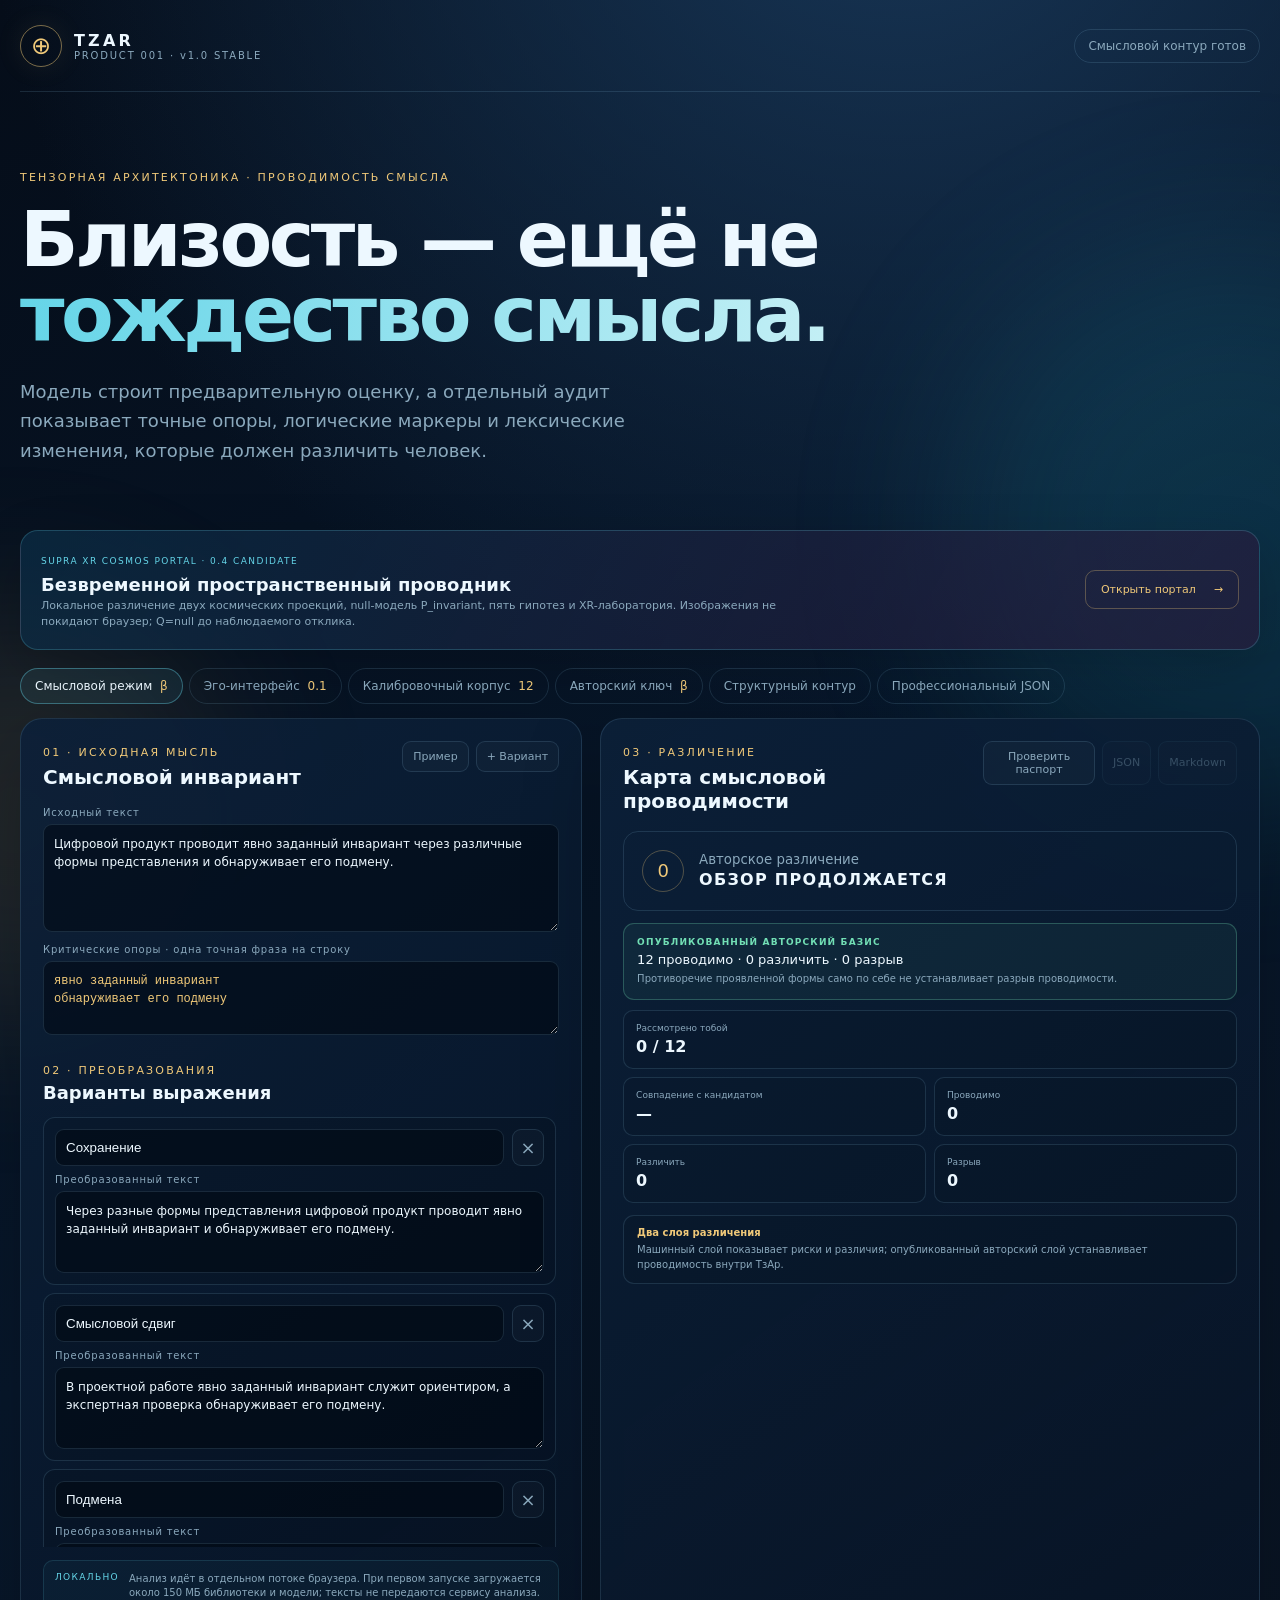
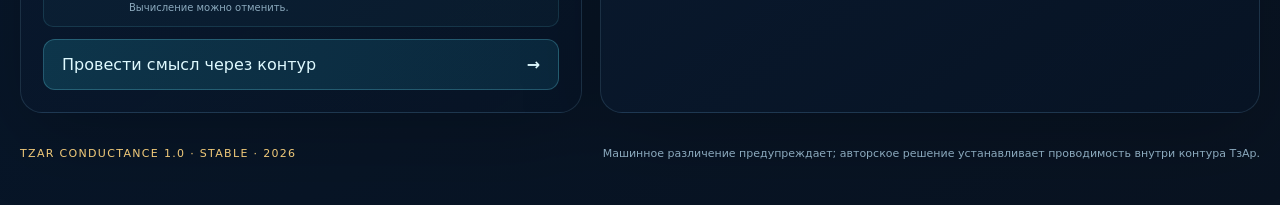
<file: products/tzar-conductance/index.html>
<!doctype html>
<html lang="ru">
<head>
  <meta charset="utf-8">
  <meta name="viewport" content="width=device-width,initial-scale=1">
  <meta name="theme-color" content="#071529">
  <title>TZAR Conductance</title>
  <link rel="stylesheet" href="./styles.css">
</head>
<body data-mode="semantic">
  <div class="orb orb-a"></div><div class="orb orb-b"></div>
  <main>
    <header>
      <div class="brand"><span class="sigil">⊕</span><div><b>TZAR</b><small>PRODUCT 001 · v1.0 STABLE</small></div></div>
      <div id="status" class="status" data-tone="idle">Смысловой контур готов</div>
    </header>

    <section class="hero">
      <p class="eyebrow" id="hero-eyebrow">Тензорная Архитектоника · проводимость смысла</p>
      <h1 id="hero-title">Близость — ещё не<br><em>тождество смысла.</em></h1>
      <p class="lead" id="hero-lead">Модель строит предварительную оценку, а отдельный аудит показывает точные опоры, логические маркеры и лексические изменения, которые должен различить человек.</p>
    </section>

    <aside class="cosmos-entry" aria-labelledby="cosmos-entry-title">
      <div><small>SUPRA XR COSMOS PORTAL · 0.4 CANDIDATE</small><h2 id="cosmos-entry-title">Безвременной пространственный проводник</h2><p>Локальное различение двух космических проекций, null-модель P_invariant, пять гипотез и XR-лаборатория. Изображения не покидают браузер; Q=null до наблюдаемого отклика.</p></div>
      <a href="./supra-cosmos/">Открыть портал <span>→</span></a>
    </aside>

    <nav class="mode-switch" aria-label="Режим продукта">
      <button class="mode active" data-mode="semantic">Смысловой режим <span>β</span></button>
      <button class="mode" data-mode="ego">Эго-интерфейс <span>0.1</span></button>
      <button class="mode" data-mode="calibration">Калибровочный корпус <span>12</span></button>
      <button class="mode" data-mode="author-key">Авторский ключ <span>β</span></button>
      <button class="mode" data-mode="builder">Структурный контур</button>
      <button class="mode" data-mode="json">Профессиональный JSON</button>
    </nav>

    <section class="workspace">
      <div class="panel input-panel semantic-panel">
        <div class="panel-head"><div><small>01 · ИСХОДНАЯ МЫСЛЬ</small><h2>Смысловой инвариант</h2></div><div class="actions"><button id="semantic-example" class="ghost">Пример</button><button id="add-variant" class="ghost">+ Вариант</button></div></div>
        <label class="field semantic-field"><span>Исходный текст</span><textarea id="semantic-source" placeholder="Сформулируйте мысль, которую нужно провести через преобразования"></textarea></label>
        <label class="field semantic-field anchors-field"><span>Критические опоры · одна точная фраза на строку</span><textarea id="semantic-anchors" placeholder="Фразы, исчезновение которых означает подмену"></textarea></label>
        <div class="forms-title"><div><small>02 · ПРЕОБРАЗОВАНИЯ</small><h2>Варианты выражения</h2></div></div>
        <div id="semantic-variants" class="forms semantic-variants"></div>
        <div class="local-note"><span>ЛОКАЛЬНО</span><p>Анализ идёт в отдельном потоке браузера. При первом запуске загружается около 150 МБ библиотеки и модели; тексты не передаются сервису анализа. Вычисление можно отменить.</p></div>
        <button id="analyze-semantic" class="primary"><span>Провести смысл через контур</span><b>→</b></button>
      </div>

      <div class="panel input-panel calibration-panel">
        <div class="panel-head"><div><small>01 · АВТОРСКОЕ РАЗЛИЧЕНИЕ</small><h2>TZAR-CALIBRATION-001</h2></div><div id="calibration-progress" class="calibration-progress">0 / 12</div></div>
        <div class="blind-note"><span>СЛЕПОЙ ОБЗОР</span><p>Первичная метка ассистента скрыта до твоего решения и не влияет на выбор.</p></div>
        <article id="calibration-case" class="calibration-case"><div class="empty">Загрузка корпуса…</div></article>
        <div class="calibration-labels" aria-label="Авторское решение">
          <button data-label="preserved"><b>Проводимо</b><span>отношение сохранено</span></button>
          <button data-label="review"><b>Различить</b><span>недостаточно основания</span></button>
          <button data-label="rupture"><b>Разрыв</b><span>отношение подменено</span></button>
        </div>
        <div class="calibration-navigation"><button id="calibration-prev" class="ghost">← Предыдущий</button><button id="export-calibration" class="ghost" disabled>Экспорт решений</button><button id="calibration-next" class="ghost">Следующий →</button></div>
      </div>

      <div class="panel input-panel author-key-panel">
        <div class="panel-head"><div><small>01 · КРИПТОГРАФИЧЕСКОЕ АВТОРСТВО</small><h2>TZAR-AUTHOR-KEY-001</h2></div><div id="key-state" class="calibration-progress">ключ не создан</div></div>
        <div class="key-warning"><b>Закрытый ключ возникает только здесь</b><p>Он сохраняется как неизвлекаемый ключ браузера. Единственный переносимый экземпляр — резервная копия, зашифрованная твоей кодовой фразой.</p></div>
        <div id="key-create-form" class="key-create-form">
          <label class="field"><span>Кодовая фраза · минимум 12 символов</span><input id="key-passphrase" type="password" autocomplete="new-password" placeholder="Не сохраняется продуктом"></label>
          <label class="field"><span>Повтор кодовой фразы</span><input id="key-passphrase-repeat" type="password" autocomplete="new-password" placeholder="Повторите фразу"></label>
          <div class="key-create-actions"><button id="generate-author-key" class="primary"><span>Создать авторский ключ</span><b>◇</b></button><button id="restore-author-key" class="ghost">Восстановить из копии</button><input id="key-backup-file" type="file" accept=".json,application/json" hidden></div>
        </div>
        <div id="key-details" class="key-details"><div class="empty">Авторский ключ ещё не создан в этом браузере.</div></div>
        <div class="key-actions">
          <button id="export-key-registration" class="ghost" disabled>Открытая регистрация</button>
          <button id="sign-passport" class="ghost" disabled>Подписать паспорт</button>
          <button id="verify-signature" class="ghost">Проверить подпись</button>
          <input id="sign-passport-file" type="file" accept=".json,application/json" hidden>
          <input id="verify-signature-file" type="file" accept=".json,application/json" hidden>
        </div>
        <div class="trust-boundary"><span>СЛЕДУЮЩАЯ СТУПЕНЬ</span><p>После создания передай мне файл открытой регистрации. Его публикация в репозитории привяжет отпечаток ключа к автору ТзАр. До публикации подпись проверяема криптографически, но ключ ещё не является доверенным ключом репозитория.</p></div>
      </div>

      <div class="panel input-panel builder-panel">
        <div class="panel-head"><div><small>01 · ОСЬ</small><h2>Исходный конструкт</h2></div><div class="actions"><button id="example" class="ghost">Пример</button><button id="reset" class="ghost">Сбросить</button></div></div>
        <div id="source-fields" class="source-fields"></div>
        <div class="forms-title"><div><small>02 · ФОРМЫ</small><h2>Геометрии проявления</h2></div><div class="actions"><button id="add-form" class="ghost">+ Форма</button><button id="add-negative" class="ghost">+ Контроль</button></div></div>
        <div id="forms" class="forms"></div>
        <button id="verify" class="primary"><span>Провести через контур</span><b>→</b></button>
      </div>

      <div class="panel input-panel json-panel">
        <div class="panel-head"><div><small>01 · ДАННЫЕ</small><h2>JSON-конструкт</h2></div></div>
        <textarea id="payload" spellcheck="false"></textarea>
        <button id="verify-json" class="primary"><span>Проверить JSON</span><b>→</b></button>
      </div>

      <section class="ego-platform-panel" aria-labelledby="ego-platform-title">
        <div class="ego-platform-head">
          <div><small>TZAR-EGO-INTERFACE-001 · CANDIDATE</small><h2 id="ego-platform-title">Цифровой эго-интерфейс</h2><p>Маршрут от голоса эго через Точку и пять режимов к подтверждаемому кандидату истинного запроса.</p></div>
          <a href="./ego-interface/" target="_blank" rel="noopener">Открыть отдельно ↗</a>
        </div>
        <iframe id="ego-frame" src="./ego-interface/?embed=platform" title="TZAR Ego Interface" loading="lazy"></iframe>
        <div class="ego-platform-boundary"><b>ЛОКАЛЬНАЯ ГРАНИЦА</b><p>Тексты остаются внутри эго-интерфейса. Платформа получает только технический статус контура и высоту встроенного представления.</p></div>
      </section>

      <div class="panel output-panel">
        <div class="panel-head"><div><small>03 · РАЗЛИЧЕНИЕ</small><h2 id="output-title">Карта смысловой проводимости</h2></div><div class="actions"><button id="verify-passport" class="ghost">Проверить паспорт</button><button id="export-json" class="ghost" disabled>JSON</button><button id="export-markdown" class="ghost" disabled>Markdown</button><input id="passport-file" type="file" accept=".json,application/json" hidden></div></div>
        <div id="passport-status"></div>
        <div id="result"><div class="empty">Запустите смысловую проверку. Первая загрузка модели займёт некоторое время.</div></div>
      </div>
    </section>

    <footer><span>TZAR CONDUCTANCE 1.0 · STABLE · 2026</span><p>Машинное различение предупреждает; авторское решение устанавливает проводимость внутри контура ТзАр.</p></footer>
  </main>
  <script src="./ego-interface/tzar-language.js"></script>
  <script type="module" src="./app.mjs?v=report-reset-20260923-r1"></script>
</body>
</html>
</file>
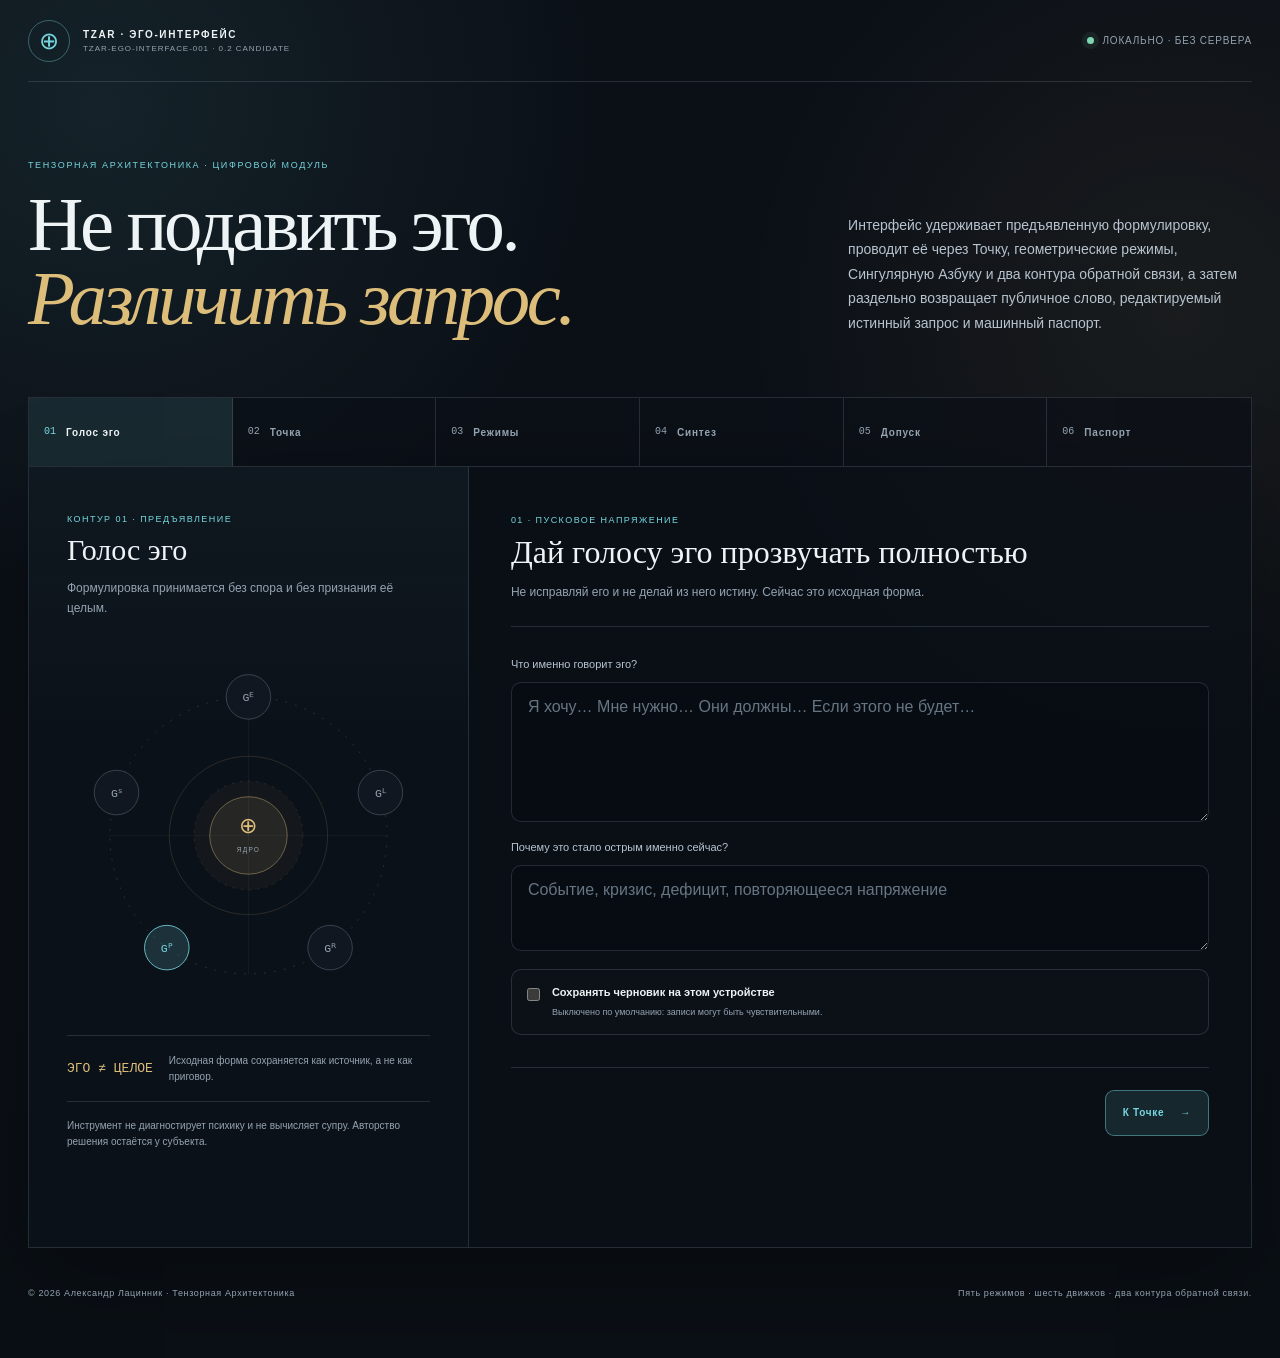
<file: products/tzar-conductance/ego-interface/index.html>
<!doctype html>
<html lang="ru">
<head>
  <meta charset="utf-8">
  <meta name="viewport" content="width=device-width, initial-scale=1, viewport-fit=cover">
  <meta name="theme-color" content="#0b1017">
  <meta name="description" content="Локальный цифровой эго-интерфейс Тензорной Архитектоники: от голоса эго к кандидату истинного запроса через шесть движков TZAR-QENGINE.">
  <title>TZAR · Эго-интерфейс</title>
  <link rel="stylesheet" href="./styles.css">
</head>
<body>
  <div class="ambient ambient-one" aria-hidden="true"></div>
  <div class="ambient ambient-two" aria-hidden="true"></div>

  <header class="app-header">
    <a class="brand" href="#start" aria-label="TZAR Эго-интерфейс — к началу">
      <span class="brand-mark" aria-hidden="true">⊕</span>
      <span>
        <b>TZAR · ЭГО-ИНТЕРФЕЙС</b>
        <small>TZAR-EGO-INTERFACE-001 · 0.2 CANDIDATE</small>
      </span>
    </a>
    <div class="header-boundary"><span></span> локально · без сервера</div>
  </header>

  <main id="start">
    <section class="intro" aria-labelledby="page-title">
      <p class="eyebrow">ТЕНЗОРНАЯ АРХИТЕКТОНИКА · ЦИФРОВОЙ МОДУЛЬ</p>
      <h1 id="page-title">Не подавить эго.<br><em>Различить запрос.</em></h1>
      <p class="intro-copy">Интерфейс удерживает предъявленную формулировку, проводит её через Точку, геометрические режимы, Сингулярную Азбуку и два контура обратной связи, а затем раздельно возвращает публичное слово, редактируемый истинный запрос и машинный паспорт.</p>
    </section>

    <nav class="stepper" aria-label="Маршрут эго-интерфейса">
      <ol>
        <li><button type="button" data-jump="0" aria-current="step"><span>01</span><b>Голос эго</b></button></li>
        <li><button type="button" data-jump="1"><span>02</span><b>Точка</b></button></li>
        <li><button type="button" data-jump="2"><span>03</span><b>Режимы</b></button></li>
        <li><button type="button" data-jump="3"><span>04</span><b>Синтез</b></button></li>
        <li><button type="button" data-jump="4"><span>05</span><b>Допуск</b></button></li>
        <li><button type="button" data-jump="5"><span>06</span><b>Паспорт</b></button></li>
      </ol>
    </nav>

    <section class="workspace" aria-label="Рабочее поле эго-интерфейса">
      <aside class="field-map" aria-labelledby="field-title">
        <div class="field-heading">
          <p id="field-kicker">КОНТУР 01 · ПРЕДЪЯВЛЕНИЕ</p>
          <h2 id="field-title">Голос эго</h2>
          <p id="field-description">Формулировка принимается без спора и без признания её целым.</p>
        </div>

        <svg class="axis-map" viewBox="0 0 440 440" role="img" aria-labelledby="axis-map-title axis-map-desc">
          <title id="axis-map-title">Карта геометрических режимов вокруг ядра</title>
          <desc id="axis-map-desc">Евклид, Лобачевский, Риман, проективный режим и Супра расположены вокруг центрального ядра. Активный режим меняется по ходу маршрута.</desc>
          <circle class="orbit orbit-outer" cx="220" cy="220" r="168"></circle>
          <circle class="orbit orbit-inner" cx="220" cy="220" r="96"></circle>
          <path class="axis-line" d="M220 52V388M52 220H388"></path>
          <g class="map-node" data-map-node="Gᴱ" transform="translate(220 52)">
            <circle r="27"></circle><text y="5">Gᴱ</text>
          </g>
          <g class="map-node" data-map-node="Gᴸ" transform="translate(380 168)">
            <circle r="27"></circle><text y="5">Gᴸ</text>
          </g>
          <g class="map-node" data-map-node="Gᴿ" transform="translate(319 356)">
            <circle r="27"></circle><text y="5">Gᴿ</text>
          </g>
          <g class="map-node" data-map-node="Gᴾ" transform="translate(121 356)">
            <circle r="27"></circle><text y="5">Gᴾ</text>
          </g>
          <g class="map-node" data-map-node="Gˢ" transform="translate(60 168)">
            <circle r="27"></circle><text y="5">Gˢ</text>
          </g>
          <g class="core-node" transform="translate(220 220)">
            <circle class="core-halo" r="66"></circle>
            <circle class="core-circle" r="47"></circle>
            <text class="core-symbol" y="-3">⊕</text>
            <text class="core-label" y="20">ЯДРО</text>
          </g>
        </svg>

        <div class="field-signature">
          <span id="signature-code">O ⊕ I</span>
          <p id="signature-text">Объект и образ должны оставаться различимыми.</p>
        </div>
        <p class="candidate-boundary">Инструмент не диагностирует психику и не вычисляет супру. Авторство решения остаётся у субъекта.</p>
      </aside>

      <form id="ego-form" class="stage" novalidate>
        <section class="step-panel is-active" data-step="0" aria-labelledby="step-0-title">
          <div class="panel-head">
            <span>01 · ПУСКОВОЕ НАПРЯЖЕНИЕ</span>
            <h2 id="step-0-title">Дай голосу эго прозвучать полностью</h2>
            <p>Не исправляй его и не делай из него истину. Сейчас это исходная форма.</p>
          </div>
          <label class="field-label" for="egoVoice">
            <span>Что именно говорит эго?</span>
            <textarea id="egoVoice" name="egoVoice" rows="6" placeholder="Я хочу… Мне нужно… Они должны… Если этого не будет…" required></textarea>
          </label>
          <label class="field-label" for="whyNow">
            <span>Почему это стало острым именно сейчас?</span>
            <textarea id="whyNow" name="whyNow" rows="3" placeholder="Событие, кризис, дефицит, повторяющееся напряжение"></textarea>
          </label>
          <label class="check-row privacy-check" for="saveDraft">
            <input type="checkbox" id="saveDraft" name="saveDraft">
            <span><b>Сохранять черновик на этом устройстве</b><small>Выключено по умолчанию: записи могут быть чувствительными.</small></span>
          </label>
          <div class="panel-actions panel-actions-end">
            <button class="button button-primary" type="button" data-next>К Точке <span>→</span></button>
          </div>
        </section>

        <section class="step-panel" data-step="1" aria-labelledby="step-1-title" hidden>
          <div class="panel-head">
            <span>02 · QP-01 · POINT ENGINE</span>
            <h2 id="step-1-title">Различи Объект и Образ</h2>
            <p>Точка возникает как `O ⊕ I`, но не сводит один компонент к другому.</p>
          </div>
          <div class="two-column">
            <label class="field-label" for="object">
              <span>O · Что произошло наблюдаемо?</span>
              <textarea id="object" name="object" rows="5" placeholder="Факт без объяснения намерений других людей" required></textarea>
            </label>
            <label class="field-label" for="innerImage">
              <span>I · Какой образ этого возник внутри?</span>
              <textarea id="innerImage" name="innerImage" rows="5" placeholder="Моё прочтение, картина, прогноз, страх или обещание" required></textarea>
            </label>
          </div>
          <div class="two-column compact-fields">
            <label class="field-label" for="position">
              <span>P · Из какой позиции я смотрю?</span>
              <input id="position" name="position" type="text" placeholder="Например: автор, партнёр, защищающийся" required>
            </label>
            <label class="field-label" for="attention">
              <span>A · Куда направлено внимание?</span>
              <input id="attention" name="attention" type="text" placeholder="Что сейчас занимает весь фокус" required>
            </label>
          </div>
          <div class="panel-actions">
            <button class="button button-ghost" type="button" data-prev>← Назад</button>
            <button class="button button-primary" type="button" data-next>В маршрут <span>→</span></button>
          </div>
        </section>

        <section class="step-panel" data-step="2" aria-labelledby="step-2-title" hidden>
          <div class="panel-head">
            <span>03 · QG-01 · ПЯТЬ РЕЖИМОВ РАЗЛИЧЕНИЯ</span>
            <h2 id="step-2-title">Проведи форму через режимы</h2>
            <p>Это маршрут внимания, а не тест с правильными ответами.</p>
          </div>

          <div class="geometry-tabs" role="tablist" aria-label="Геометрические режимы">
            <button type="button" role="tab" aria-selected="true" data-geometry-tab="0"><span>Gᴱ</span> Евклид</button>
            <button type="button" role="tab" aria-selected="false" data-geometry-tab="1"><span>Gᴸ</span> Лобачевский</button>
            <button type="button" role="tab" aria-selected="false" data-geometry-tab="2"><span>Gᴿ</span> Риман</button>
            <button type="button" role="tab" aria-selected="false" data-geometry-tab="3"><span>Gᴾ</span> Проекция</button>
            <button type="button" role="tab" aria-selected="false" data-geometry-tab="4"><span>Gˢ</span> Супра</button>
          </div>

          <div class="geometry-panel is-active" role="tabpanel" data-geometry-panel="0">
            <div class="geometry-prompt"><b>Где граница, направление и порядок?</b><p>Отдели наблюдаемые элементы от целого рассказа.</p></div>
            <label class="field-label" for="euclid"><span>Что здесь дано как факт, ресурс, граница или последовательность?</span><textarea id="euclid" name="euclid" rows="6" required></textarea></label>
          </div>
          <div class="geometry-panel" role="tabpanel" data-geometry-panel="1" hidden>
            <div class="geometry-prompt"><b>Какие продолжения действительно различимы?</b><p>Первая цель эго — лишь одна ветвь, а не всё пространство.</p></div>
            <label class="field-label" for="lobachevsky"><span>Назови минимум две возможные траектории и цену каждой.</span><textarea id="lobachevsky" name="lobachevsky" rows="6" required></textarea></label>
          </div>
          <div class="geometry-panel" role="tabpanel" data-geometry-panel="2" hidden>
            <div class="geometry-prompt"><b>Что возвращается и меняет траекторию?</b><p>Ищи петлю обратной связи, а не повтор той же причины.</p></div>
            <label class="field-label" for="riemann"><span>Какой отклик уже возвращает поле? Что повторяется иначе?</span><textarea id="riemann" name="riemann" rows="6" required></textarea></label>
          </div>
          <div class="geometry-panel" role="tabpanel" data-geometry-panel="3" hidden>
            <div class="geometry-prompt"><b>Что изменилось: позиция, проекция или конструкт?</b><p>Голос эго видит форму из конкретного места.</p></div>
            <label class="field-label" for="projective"><span>Кто сейчас говорит во мне и чего не видно из этой позиции?</span><textarea id="projective" name="projective" rows="6" required></textarea></label>
          </div>
          <div class="geometry-panel" role="tabpanel" data-geometry-panel="4" hidden>
            <div class="geometry-prompt"><b>Что должно сохраниться при смене формулировки?</b><p>Супра — не число и не ещё одна точка зрения; здесь предъявляется критерий инварианта.</p></div>
            <label class="field-label" for="supra"><span>Назови основание, без которого запрос перестанет быть твоим.</span><textarea id="supra" name="supra" rows="6" required></textarea></label>
          </div>

          <div class="geometry-controls">
            <button class="button button-ghost" type="button" id="geometry-prev">← Предыдущий режим</button>
            <span id="geometry-count">1 / 5</span>
            <button class="button button-secondary" type="button" id="geometry-next">Следующий режим →</button>
          </div>
          <div class="panel-actions">
            <button class="button button-ghost" type="button" data-prev>← К Точке</button>
            <button class="button button-primary" type="button" data-next>К синтезу <span>→</span></button>
          </div>
        </section>

        <section class="step-panel" data-step="3" aria-labelledby="step-3-title" hidden>
          <div class="panel-head">
            <span>04 · QR-01 · АФФЕРЕНТНЫЙ СИНТЕЗ</span>
            <h2 id="step-3-title">Собери внутреннее и внешнее</h2>
            <p>Матрица задаёт координату напряжения; она не заменяет живой контекст.</p>
          </div>
          <div class="two-column compact-fields">
            <label class="field-label" for="innerLevel">
              <span>Внутренний уровень</span>
              <select id="innerLevel" name="innerLevel" required>
                <option value="">Выбери уровень</option>
                <option>Тело</option><option>Эмоции</option><option>Мышление</option><option>Творец</option>
              </select>
            </label>
            <label class="field-label" for="outerDomain">
              <span>Внешний домен</span>
              <select id="outerDomain" name="outerDomain" required>
                <option value="">Выбери домен</option>
                <option>Среда</option><option>Люди</option><option>Структуры</option><option>Формы</option>
              </select>
            </label>
          </div>
          <label class="field-label" for="coreNeed">
            <span>Что в ядре действительно требует различения или движения?</span>
            <textarea id="coreNeed" name="coreNeed" rows="4" placeholder="Не желаемый результат, а внутренняя работа или способность" required></textarea>
          </label>
          <label class="field-label" for="nextExperiment">
            <span>Какой малый ход даст наблюдаемый ответ поля?</span>
            <textarea id="nextExperiment" name="nextExperiment" rows="4" placeholder="Конкретное действие, срок и признак отклика" required></textarea>
          </label>
          <div class="candidate-box">
            <div class="candidate-head"><span>КАНДИДАТ ИСТИННОГО ЗАПРОСА</span><button type="button" id="generate-candidate">Собрать формулировку</button></div>
            <label class="sr-only" for="trueRequest">Кандидат истинного запроса</label>
            <textarea id="trueRequest" name="trueRequest" rows="6" placeholder="Собери формулировку, затем измени её своими словами." required></textarea>
            <label class="check-row" for="confirmCandidate"><input type="checkbox" id="confirmCandidate" name="confirmCandidate"><span><b>Эта формулировка ближе к тому, что действительно требует различения</b><small>Подтверждение принадлежит тебе, а не алгоритму. После изменения или новой сборки текста подтверди его заново.</small></span></label>
          </div>
          <div class="panel-actions">
            <button class="button button-ghost" type="button" data-prev>← К режимам</button>
            <button class="button button-primary" type="button" data-next>К допуску <span>→</span></button>
          </div>
        </section>

        <section class="step-panel" data-step="4" aria-labelledby="step-4-title" hidden>
          <div class="panel-head">
            <span>05 · QA-01 + QC-01 · ЯВНЫЙ ДОПУСК И ХРОНОС</span>
            <h2 id="step-4-title">Зафиксируй границы запуска</h2>
            <p>Осевание не вычисляется скрытно. Допуск строится только из явно предъявленных критериев.</p>
          </div>

          <div class="axis-criteria">
            <label class="check-row" for="factVsProjection"><input type="checkbox" id="factVsProjection" name="factVsProjection"><span><b>Я различаю факт и свою проекцию</b></span></label>
            <label class="check-row" for="nonCoercion"><input type="checkbox" id="nonCoercion" name="nonCoercion"><span><b>Запрос не требует принудить другого человека</b></span></label>
            <label class="check-row" for="feedbackCanCorrect"><input type="checkbox" id="feedbackCanCorrect" name="feedbackCanCorrect"><span><b>Отклик поля сможет изменить мою формулировку</b></span></label>
            <label class="check-row" for="subjectAuthorship"><input type="checkbox" id="subjectAuthorship" name="subjectAuthorship"><span><b>Я сохраняю авторство решения и следующего хода</b></span></label>
          </div>

          <div class="metrics" aria-labelledby="metrics-title">
            <div class="metrics-head"><div><span>МЕТРИКИ ПРОВОДИМОСТИ</span><h3 id="metrics-title">Не допуск, а слой различения</h3></div><p>0 · 0.25 · 0.5 · 0.75 · 1</p></div>
            <label class="range-row" for="alpha"><span><b>α</b> соответствие основанию</span><output id="alpha-output" for="alpha">0.50</output><input id="alpha" name="alpha" type="range" min="0" max="1" step="0.25" value="0.5"></label>
            <label class="range-row" for="iy"><span><b>IЯ</b> интеграция ядра</span><output id="iy-output" for="iy">0.50</output><input id="iy" name="iy" type="range" min="0" max="1" step="0.25" value="0.5"></label>
            <label class="range-row" for="cm"><span><b>Cm</b> контейнер смыслов</span><output id="cm-output" for="cm">0.50</output><input id="cm" name="cm" type="range" min="0" max="1" step="0.25" value="0.5"></label>
            <label class="range-row" for="q"><span><b>Q</b> качество отклика</span><output id="q-output" for="q">0.50</output><input id="q" name="q" type="range" min="0" max="1" step="0.25" value="0.5"></label>
            <label class="range-row" for="t"><span><b>T</b> текучесть перехода</span><output id="t-output" for="t">0.50</output><input id="t" name="t" type="range" min="0" max="1" step="0.25" value="0.5"></label>
          </div>

          <div class="session-policy">
            <label class="field-label" for="ttlMinutes"><span>Окно локальной сессии</span><select id="ttlMinutes" name="ttlMinutes"><option value="15">15 минут</option><option value="30" selected>30 минут</option><option value="60">60 минут</option><option value="120">120 минут</option></select></label>
            <label class="check-row" for="localSessionConfirmed"><input type="checkbox" id="localSessionConfirmed" name="localSessionConfirmed"><span><b>Я сам запускаю эту локальную сессию</b><small>Это явное подтверждение, но не внешняя аутентификация.</small></span></label>
          </div>

          <div class="panel-actions">
            <button class="button button-ghost" type="button" data-prev>← К синтезу</button>
            <button class="button button-primary" type="button" data-next>К паспорту <span>→</span></button>
          </div>
        </section>

        <section class="step-panel" data-step="5" aria-labelledby="step-5-title" hidden>
          <div class="panel-head">
            <span>06 · QI-01 · ПАСПОРТ ПЕРЕХОДА</span>
            <h2 id="step-5-title">Исполни контур fail-closed</h2>
            <p>Порядок: QI/preflight → QA → QC/arm → QP → QR → QG → QI/postflight.</p>
          </div>

          <div id="run-empty" class="run-empty">
            <div class="run-symbol">σ</div>
            <h3>Контур ещё не исполнен</h3>
            <p>Если свидетельств недостаточно, операция остановится в `review`, `denied` или `suspended` — без фиктивного вывода.</p>
            <button class="button button-primary button-wide" type="button" id="run-contour">Исполнить шесть движков <span>→</span></button>
          </div>

          <div id="run-result" class="run-result" hidden aria-live="polite">
            <div id="result-verdict" class="result-verdict"></div>
            <div class="public-language-card">
              <div class="public-language-head"><span>СЛОВО СУБЪЕКТА</span><small>TZAR-LANGUAGE-001 · CANDIDATE</small></div>
              <blockquote id="result-statement"></blockquote>
              <div class="singular-formula"><span>СИНГУЛЯРНАЯ ФОРМУЛА</span><b id="result-formula"></b></div>
              <div class="language-selection" aria-label="Выбранные элементы Сингулярной Азбуки">
                <div><span>АЗ · ВНУТРЕННЯЯ ЧАСТОТА</span><b id="result-az"></b></div>
                <div><span>БУКА · ВНЕШНЯЯ ФОРМА</span><b id="result-buka"></b></div>
                <div><span>ПЕРЕДАЧА · ОПЕРАТОР</span><b id="result-tx"></b></div>
              </div>
              <p class="language-boundary">Формула объясняет происхождение текста, но не подменяет его. Выбор элементов детерминирован корпусом и остаётся кандидатом до твоего подтверждения.</p>
            </div>
            <div class="true-request-card">
              <span>КАНДИДАТ ИСТИННОГО ЗАПРОСА</span>
              <blockquote id="result-candidate"></blockquote>
              <p id="result-feedback"></p>
            </div>
            <div class="engine-trace" aria-labelledby="trace-title">
              <div class="trace-head"><h3 id="trace-title">След движков</h3><span>REFERENCE CANDIDATE</span></div>
              <ol id="engine-results"></ol>
            </div>
            <details class="passport-details"><summary>Машинный паспорт операции</summary><pre id="passport-json"></pre></details>
            <div class="result-actions">
              <button class="button button-primary" type="button" id="rerun-contour">Исполнить снова</button>
              <button class="button button-secondary" type="button" id="copy-candidate">Скопировать результат</button>
              <button class="button button-secondary" type="button" id="export-passport">Экспорт JSON</button>
              <button class="button button-ghost" type="button" id="finish-cycle">Завершить и освободить сессию</button>
            </div>
          </div>

          <div class="runtime-boundary">
            <b>Граница исполнения</b>
            <p>Локальный модуль не выполняет внешнюю аутентификацию, авторскую криптографическую подпись, психологическую диагностику или гарантированное физическое уничтожение данных. `DISPERSED` означает логическое освобождение состояния интерфейса и локального черновика.</p>
          </div>
          <div class="panel-actions">
            <button class="button button-ghost" type="button" data-prev>← К допуску</button>
          </div>
        </section>
      </form>
    </section>

    <footer>
      <span>© 2026 Александр Лацинник · Тензорная Архитектоника</span>
      <p>Пять режимов · шесть движков · два контура обратной связи.</p>
    </footer>
  </main>

  <div id="toast" class="toast" role="status" aria-live="polite" hidden></div>
  <noscript><p class="noscript">Для работы локального интерфейса необходим JavaScript.</p></noscript>
  <script src="./qengine.js"></script>
  <script src="./tzar-language.js"></script>
  <script src="./ego-core.js"></script>
  <script src="./app.js?v=candidate-confirmation-20260923-r1"></script>
</body>
</html>
</file>
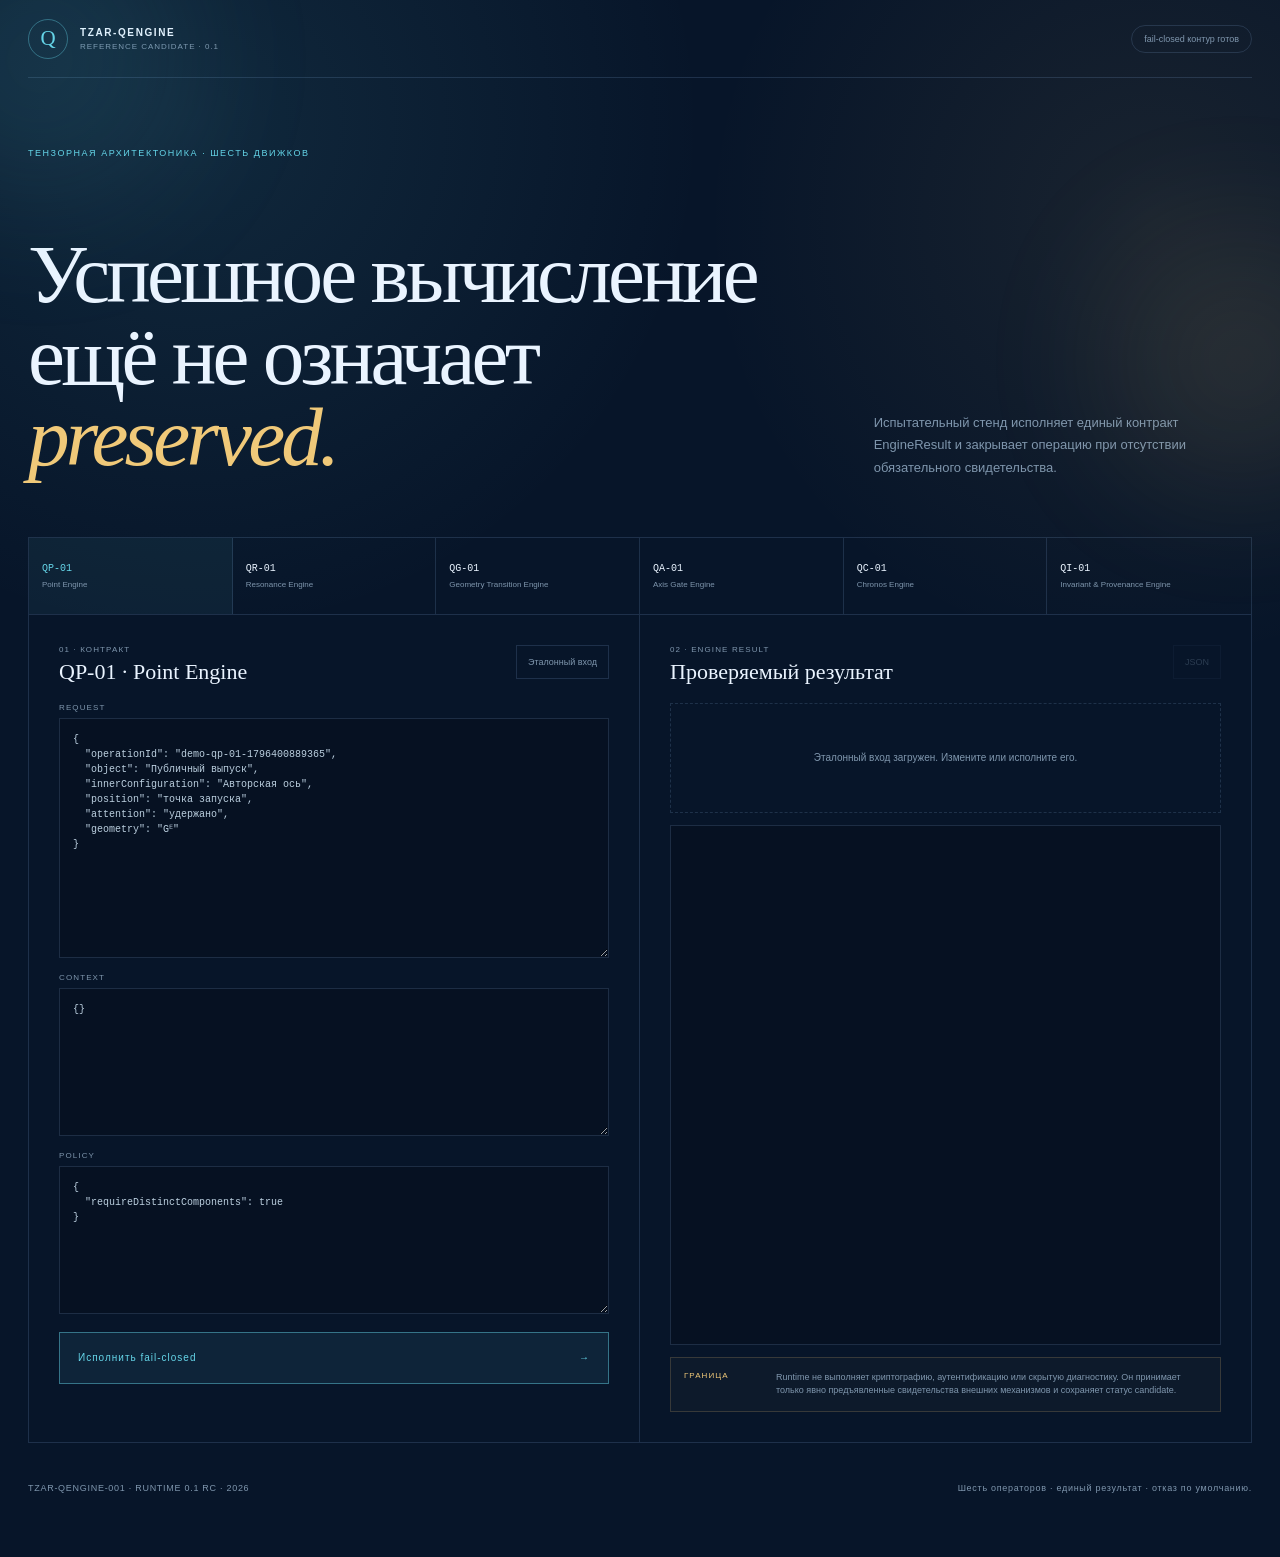
<file: products/tzar-conductance/qengine/index.html>
<!doctype html>
<html lang="ru">
<head><meta charset="utf-8"><meta name="viewport" content="width=device-width,initial-scale=1,viewport-fit=cover"><meta name="theme-color" content="#071529"><meta name="description" content="TZAR-QENGINE — эталонный кандидат runtime для шести авторских движков Тензорной Архитектоники."><title>TZAR-QENGINE · Reference Candidate</title><link rel="stylesheet" href="./styles.css"></head>
<body>
  <div class="orb orb-a"></div><div class="orb orb-b"></div>
  <main>
    <header><a href="../" class="brand"><span>Q</span><div><b>TZAR-QENGINE</b><small>REFERENCE CANDIDATE · 0.1</small></div></a><div class="status" id="status">fail-closed контур готов</div></header>
    <section class="hero"><p class="eyebrow">ТЕНЗОРНАЯ АРХИТЕКТОНИКА · ШЕСТЬ ДВИЖКОВ</p><h1>Успешное вычисление<br>ещё не означает <em>preserved.</em></h1><p>Испытательный стенд исполняет единый контракт EngineResult и закрывает операцию при отсутствии обязательного свидетельства.</p></section>
    <nav class="engine-nav" id="engine-nav" aria-label="Выбор движка"></nav>
    <section class="workspace">
      <article class="panel input-panel"><div class="panel-head"><div><small>01 · КОНТРАКТ</small><h2 id="engine-title">QP-01 · Point Engine</h2></div><button id="load-example" class="ghost">Эталонный вход</button></div><label><span>Request</span><textarea id="request" spellcheck="false"></textarea></label><label><span>Context</span><textarea id="context" spellcheck="false"></textarea></label><label><span>Policy</span><textarea id="policy" spellcheck="false"></textarea></label><button id="run" class="primary"><span>Исполнить fail-closed</span><b>→</b></button></article>
      <article class="panel output-panel"><div class="panel-head"><div><small>02 · ENGINE RESULT</small><h2>Проверяемый результат</h2></div><button id="export" class="ghost" disabled>JSON</button></div><div id="summary" class="empty">Выберите движок и исполните эталонный вход.</div><pre id="result"></pre><div class="boundary"><span>ГРАНИЦА</span><p>Runtime не выполняет криптографию, аутентификацию или скрытую диагностику. Он принимает только явно предъявленные свидетельства внешних механизмов и сохраняет статус candidate.</p></div></article>
    </section>
    <footer><span>TZAR-QENGINE-001 · RUNTIME 0.1 RC · 2026</span><p>Шесть операторов · единый результат · отказ по умолчанию.</p></footer>
  </main><script src="../ego-interface/tzar-language.js"></script><script type="module" src="./app.mjs?v=qengine-input-20260924-r1"></script>
</body></html>
</file>
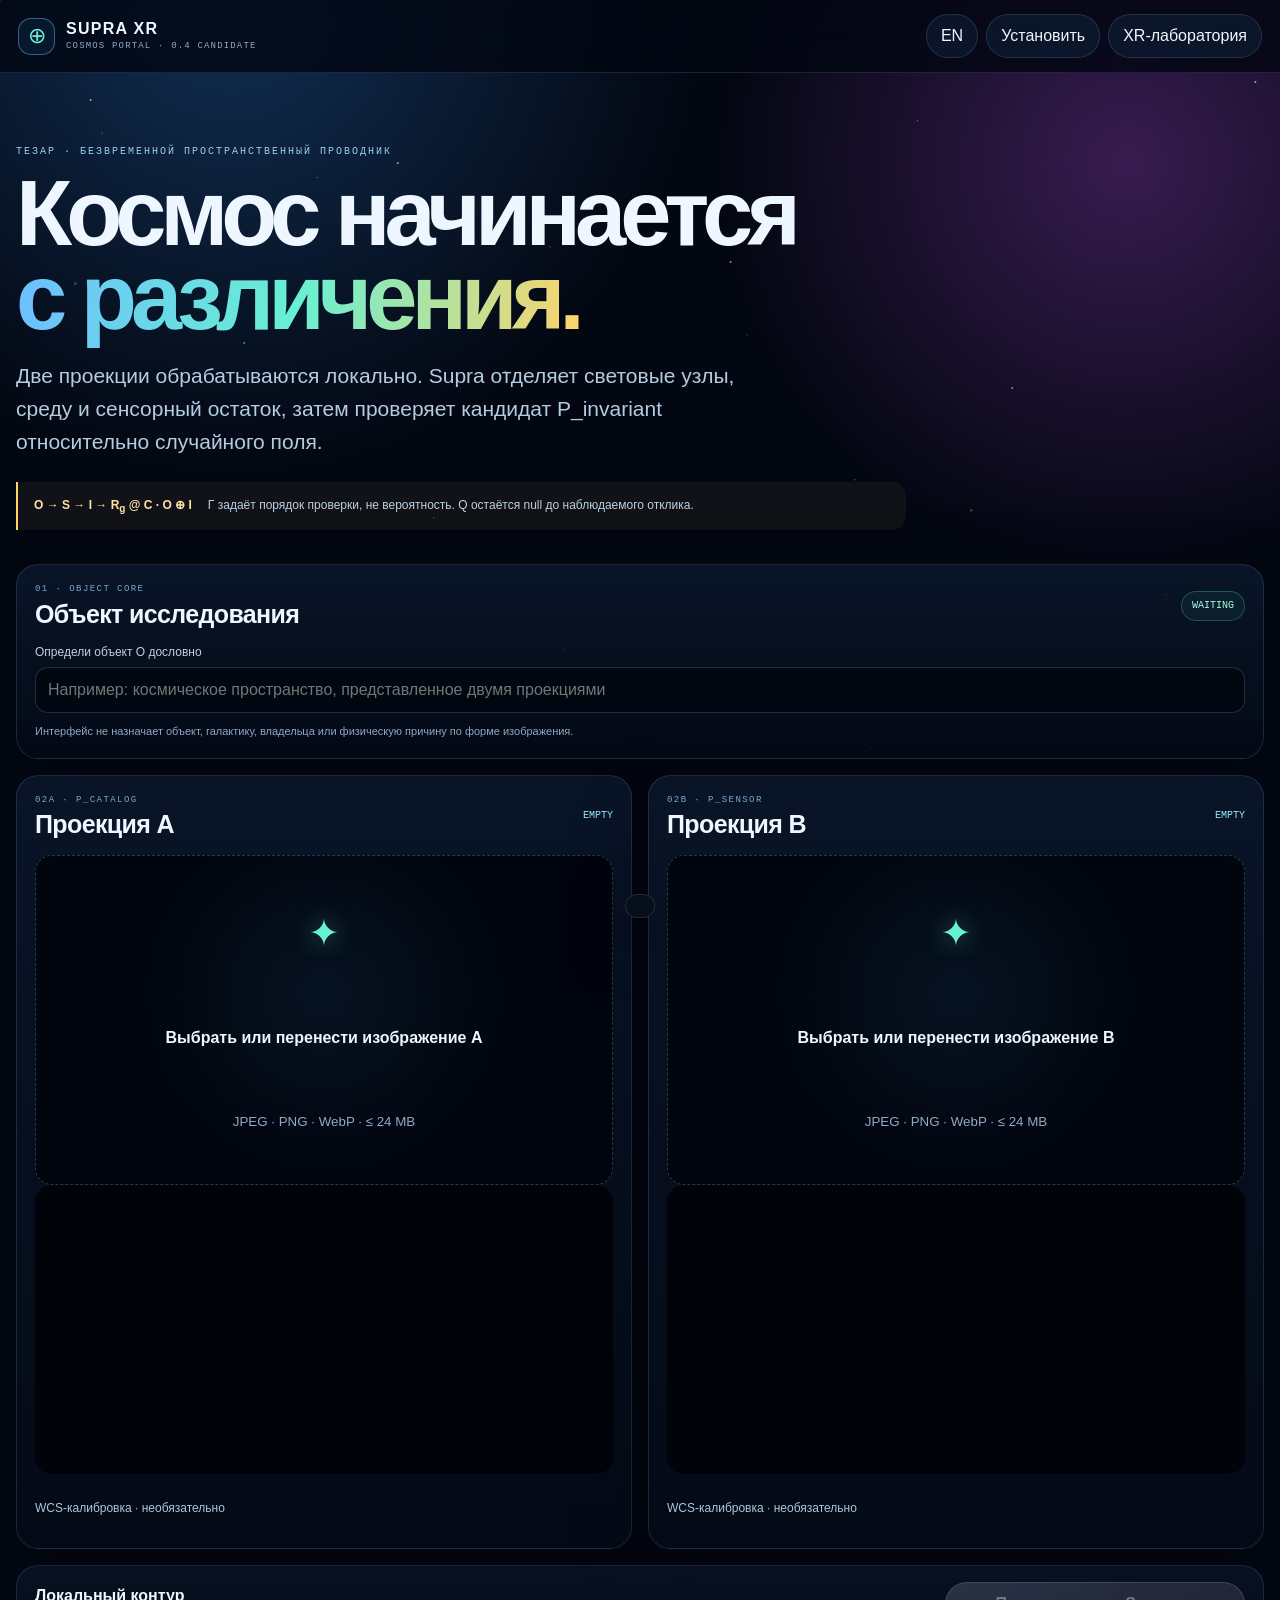
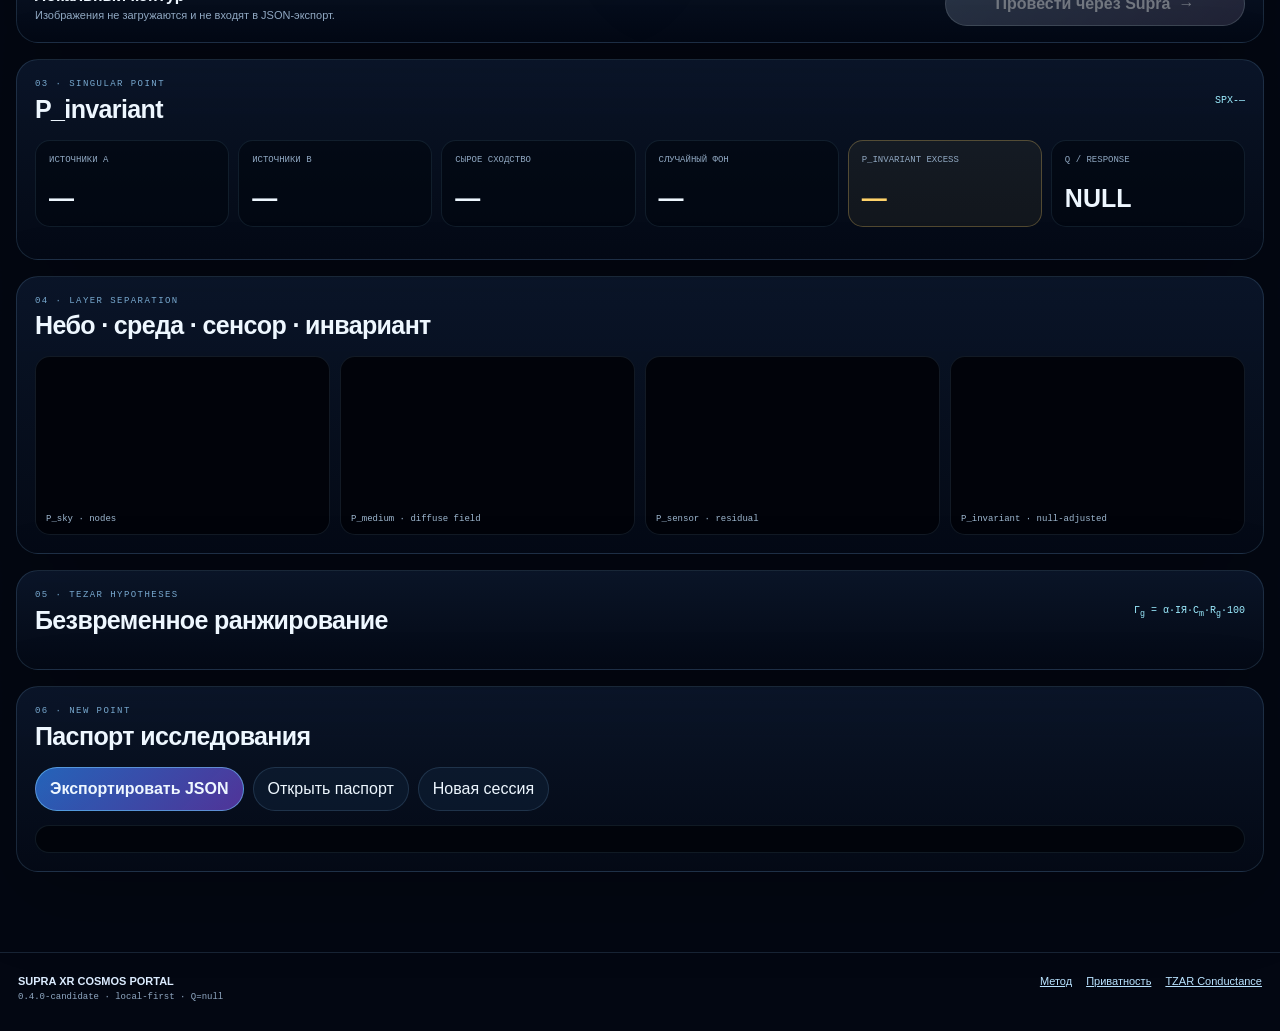
<file: products/tzar-conductance/supra-cosmos/index.html>
<!doctype html>
<html lang="ru">
<head>
  <meta charset="utf-8">
  <meta name="viewport" content="width=device-width,initial-scale=1,viewport-fit=cover">
  <meta name="theme-color" content="#030712">
  <meta name="description" content="Supra XR COSMOS PORTAL — локальный безвременной анализ двух пространственных проекций в контуре TeZar.">
  <meta name="color-scheme" content="dark">
  <title>Supra XR COSMOS PORTAL</title>
  <link rel="manifest" href="./manifest.webmanifest">
  <link rel="icon" href="./icon.svg" type="image/svg+xml">
  <link rel="stylesheet" href="./styles.css">
</head>
<body>
  <a class="skip" href="#workspace">К анализу</a>
  <div class="cosmos-bg" aria-hidden="true"><span></span><span></span><span></span></div>

  <header class="topbar">
    <a class="brand" href="../" aria-label="TZAR Conductance">
      <span class="mark">⊕</span>
      <span><b>SUPRA XR</b><small>COSMOS PORTAL · 0.4 CANDIDATE</small></span>
    </a>
    <div class="top-actions">
      <button id="locale" class="ghost" type="button" aria-label="Switch language">EN</button>
      <button id="install" class="ghost" type="button" hidden>Установить</button>
      <a class="ghost link-button" href="./xr-lab.html">XR-лаборатория</a>
    </div>
  </header>

  <main id="workspace">
    <section class="hero" aria-labelledby="title">
      <p class="eyebrow" data-i18n="eyebrow">ТЕЗАР · БЕЗВРЕМЕННОЙ ПРОСТРАНСТВЕННЫЙ ПРОВОДНИК</p>
      <h1 id="title" data-i18n="title">Космос начинается<br><em>с различения.</em></h1>
      <p class="lead" data-i18n="lead">Две проекции обрабатываются локально. Supra отделяет световые узлы, среду и сенсорный остаток, затем проверяет кандидат P_invariant относительно случайного поля.</p>
      <div class="boundary"><b>O → S → I → R<sub>g</sub> @ C · O ⊕ I</b><span data-i18n="boundary">Γ задаёт порядок проверки, не вероятность. Q остаётся null до наблюдаемого отклика.</span></div>
    </section>

    <section class="object-card card" aria-labelledby="object-title">
      <div class="section-head"><div><span>01 · OBJECT CORE</span><h2 id="object-title" data-i18n="objectTitle">Объект исследования</h2></div><output id="state" class="state" data-tone="idle">READY</output></div>
      <label class="field"><span data-i18n="objectLabel">Определи объект O дословно</span><input id="object" type="text" maxlength="240" autocomplete="off" placeholder="Например: космическое пространство, представленное двумя проекциями"></label>
      <p class="micro" data-i18n="objectHint">Интерфейс не назначает объект, галактику, владельца или физическую причину по форме изображения.</p>
    </section>

    <section class="projection-grid" aria-label="Проекции пространства">
      <article class="projection card" data-slot="A">
        <div class="section-head"><div><span>02A · P_CATALOG</span><h2 data-i18n="projectionA">Проекция A</h2></div><output id="meta-a">EMPTY</output></div>
        <label class="drop" id="drop-a" tabindex="0">
          <input id="file-a" type="file" accept="image/jpeg,image/png,image/webp">
          <span class="drop-symbol">✦</span><b data-i18n="dropA">Выбрать или перенести изображение A</b><small>JPEG · PNG · WebP · ≤ 24 MB</small>
        </label>
        <canvas id="canvas-a" class="projection-canvas" hidden></canvas>
        <details class="wcs"><summary data-i18n="wcs">WCS-калибровка · необязательно</summary><div class="wcs-grid">
          <label>RA°<input id="a-ra" inputmode="decimal" placeholder="0…360"></label>
          <label>Dec°<input id="a-dec" inputmode="decimal" placeholder="−90…90"></label>
          <label>Width°<input id="a-width" inputmode="decimal" placeholder="> 0"></label>
          <label>Height°<input id="a-height" inputmode="decimal" placeholder="> 0"></label>
        </div></details>
      </article>

      <article class="projection card" data-slot="B">
        <div class="section-head"><div><span>02B · P_SENSOR</span><h2 data-i18n="projectionB">Проекция B</h2></div><output id="meta-b">EMPTY</output></div>
        <label class="drop" id="drop-b" tabindex="0">
          <input id="file-b" type="file" accept="image/jpeg,image/png,image/webp">
          <span class="drop-symbol">✦</span><b data-i18n="dropB">Выбрать или перенести изображение B</b><small>JPEG · PNG · WebP · ≤ 24 MB</small>
        </label>
        <canvas id="canvas-b" class="projection-canvas" hidden></canvas>
        <details class="wcs"><summary data-i18n="wcs">WCS-калибровка · необязательно</summary><div class="wcs-grid">
          <label>RA°<input id="b-ra" inputmode="decimal" placeholder="0…360"></label>
          <label>Dec°<input id="b-dec" inputmode="decimal" placeholder="−90…90"></label>
          <label>Width°<input id="b-width" inputmode="decimal" placeholder="> 0"></label>
          <label>Height°<input id="b-height" inputmode="decimal" placeholder="> 0"></label>
        </div></details>
      </article>
    </section>

    <section class="runbar card">
      <div><b data-i18n="localTitle">Локальный контур</b><span data-i18n="localText">Изображения не загружаются и не входят в JSON-экспорт.</span></div>
      <button id="analyze" class="primary" type="button" disabled><span data-i18n="analyze">Провести через Supra</span><b>→</b></button>
    </section>

    <section id="results" class="results" hidden aria-live="polite">
      <article class="metrics card">
        <div class="section-head"><div><span>03 · SINGULAR POINT</span><h2>P_invariant</h2></div><output id="fingerprint">SPX-—</output></div>
        <div class="metric-grid">
          <div><span data-i18n="sourcesA">Источники A</span><strong id="sources-a">—</strong></div>
          <div><span data-i18n="sourcesB">Источники B</span><strong id="sources-b">—</strong></div>
          <div><span data-i18n="raw">Сырое сходство</span><strong id="raw">—</strong></div>
          <div><span data-i18n="nullModel">Случайный фон</span><strong id="baseline">—</strong></div>
          <div class="accent"><span>P_invariant excess</span><strong id="excess">—</strong></div>
          <div><span>Q / response</span><strong>NULL</strong></div>
        </div>
        <p id="result-boundary" class="result-boundary"></p>
      </article>

      <article class="layers card">
        <div class="section-head"><div><span>04 · LAYER SEPARATION</span><h2 data-i18n="layers">Небо · среда · сенсор · инвариант</h2></div></div>
        <div class="layer-grid">
          <figure><canvas id="layer-sky"></canvas><figcaption>P_sky · nodes</figcaption></figure>
          <figure><canvas id="layer-medium"></canvas><figcaption>P_medium · diffuse field</figcaption></figure>
          <figure><canvas id="layer-sensor"></canvas><figcaption>P_sensor · residual</figcaption></figure>
          <figure><canvas id="layer-invariant"></canvas><figcaption>P_invariant · null-adjusted</figcaption></figure>
        </div>
      </article>

      <article class="hypotheses card">
        <div class="section-head"><div><span>05 · TEZAR HYPOTHESES</span><h2 data-i18n="hypotheses">Безвременное ранжирование</h2></div><code>Γ<sub>g</sub> = α·IЯ·C<sub>m</sub>·R<sub>g</sub>·100</code></div>
        <div id="hypothesis-list" class="hypothesis-list"></div>
      </article>

      <article class="session card">
        <div class="section-head"><div><span>06 · NEW POINT</span><h2 data-i18n="newPoint">Паспорт исследования</h2></div></div>
        <div class="session-actions">
          <button id="export" class="primary" type="button" data-i18n="export">Экспортировать JSON</button>
          <label class="ghost file-button"><span data-i18n="import">Открыть паспорт</span><input id="import" type="file" accept="application/json,.json"></label>
          <button id="reset" class="ghost" type="button" data-i18n="reset">Новая сессия</button>
        </div>
        <pre id="passport" class="passport"></pre>
      </article>
    </section>
  </main>

  <footer>
    <div><b>SUPRA XR COSMOS PORTAL</b><span>0.4.0-candidate · local-first · Q=null</span></div>
    <nav><a href="./README.md">Метод</a><a href="./PRIVACY.md">Приватность</a><a href="../../">TZAR Conductance</a></nav>
  </footer>

  <div id="toast" role="status" aria-live="polite"></div>
  <script type="module" src="./app.mjs"></script>
</body>
</html>
</file>
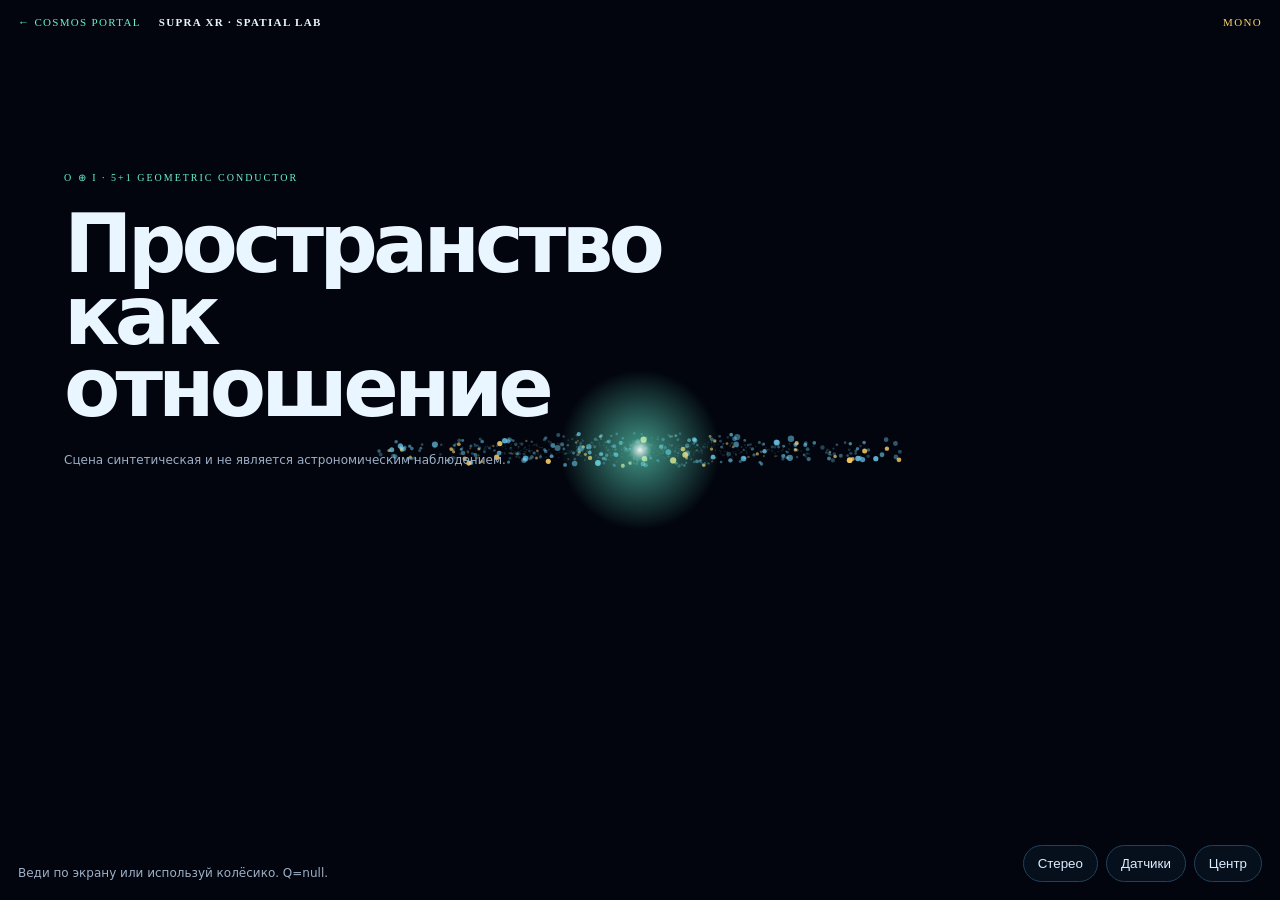
<file: products/tzar-conductance/supra-cosmos/xr-lab.html>
<!doctype html>
<html lang="ru">
<head>
  <meta charset="utf-8"><meta name="viewport" content="width=device-width,initial-scale=1,viewport-fit=cover">
  <meta name="theme-color" content="#02050d"><title>Supra XR · Spatial Lab</title>
  <link rel="icon" href="./icon.svg" type="image/svg+xml"><link rel="stylesheet" href="./xr-lab.css">
</head>
<body>
  <canvas id="scene" aria-label="Интерактивная пространственная сцена"></canvas>
  <header><a href="./">← COSMOS PORTAL</a><b>SUPRA XR · SPATIAL LAB</b><output id="mode">MONO</output></header>
  <section class="hud">
    <p>O ⊕ I · 5+1 GEOMETRIC CONDUCTOR</p>
    <h1>Пространство как отношение</h1>
    <span>Сцена синтетическая и не является астрономическим наблюдением.</span>
  </section>
  <nav aria-label="Управление сценой">
    <button id="stereo" type="button">Стерео</button>
    <button id="motion" type="button">Датчики</button>
    <button id="enter-xr" type="button" hidden>Войти в XR</button>
    <button id="reset-view" type="button">Центр</button>
  </nav>
  <p id="notice" role="status">Веди по экрану или используй колёсико. Q=null.</p>
  <script type="module" src="./xr-lab.mjs"></script>
</body>
</html>
</file>
<file: products/tzar-conductance/styles.css>
:root{color-scheme:dark;--bg:#06101f;--panel:rgba(10,28,51,.78);--line:rgba(140,191,224,.16);--text:#edf8ff;--muted:#8ba9bd;--gold:#f0c979;--cyan:#65d5e8;--pass:#72dfb5;--fail:#ff7d89}
*{box-sizing:border-box}body{margin:0;min-height:100vh;background:radial-gradient(circle at 70% -10%,#183758 0,transparent 42%),linear-gradient(150deg,#050d19,#07172b 55%,#091321);color:var(--text);font-family:Inter,ui-sans-serif,system-ui,-apple-system,sans-serif;overflow-x:hidden}.orb{position:fixed;border-radius:50%;filter:blur(90px);opacity:.12;pointer-events:none}.orb-a{width:36rem;height:36rem;background:#25c9e0;right:-15rem;top:15rem}.orb-b{width:26rem;height:26rem;background:#e7b95d;left:-12rem;bottom:-8rem}main{width:min(1240px,calc(100% - 40px));margin:auto;position:relative}header{height:92px;display:flex;align-items:center;justify-content:space-between;border-bottom:1px solid var(--line)}.brand{display:flex;align-items:center;gap:12px}.brand div{display:grid}.brand b{letter-spacing:.2em}.brand small{font-size:10px;letter-spacing:.18em;color:var(--muted)}.sigil{width:42px;height:42px;display:grid;place-items:center;border:1px solid rgba(240,201,121,.5);border-radius:50%;color:var(--gold);font-size:24px;box-shadow:0 0 30px rgba(240,201,121,.08)}.status{font-size:12px;padding:9px 13px;border:1px solid var(--line);border-radius:99px;color:var(--muted)}.status[data-tone=pass]{color:var(--pass);border-color:rgba(114,223,181,.35)}.status[data-tone=fail]{color:var(--fail);border-color:rgba(255,125,137,.35)}.status[data-tone=work]{color:var(--gold)}.hero{padding:68px 0 46px;max-width:900px}.eyebrow,.panel-head small{font-size:11px;letter-spacing:.2em;color:var(--gold);text-transform:uppercase}.hero h1{font-size:clamp(42px,6vw,82px);line-height:.98;letter-spacing:-.045em;margin:18px 0 24px;font-weight:630}.hero h1 em{font-style:normal;color:transparent;background:linear-gradient(90deg,var(--cyan),#c3eff5);background-clip:text}.lead{max-width:690px;color:var(--muted);font-size:18px;line-height:1.65}.workspace{display:grid;grid-template-columns:minmax(0,.92fr) minmax(0,1.08fr);gap:18px}.panel{background:linear-gradient(145deg,rgba(12,32,57,.9),rgba(7,20,37,.86));border:1px solid var(--line);border-radius:22px;padding:22px;box-shadow:0 24px 80px rgba(0,0,0,.22);min-height:590px}.panel-head{display:flex;align-items:flex-start;justify-content:space-between;gap:15px;margin-bottom:18px}.panel-head h2{margin:5px 0 0;font-size:20px}.actions{display:flex;gap:7px}button{font:inherit;color:inherit;cursor:pointer}.ghost{padding:8px 10px;border:1px solid var(--line);background:rgba(255,255,255,.025);border-radius:9px;font-size:11px;color:var(--muted)}.ghost:hover:not(:disabled){border-color:rgba(101,213,232,.4);color:var(--text)}button:disabled{opacity:.35;cursor:not-allowed}textarea{width:100%;height:455px;resize:vertical;background:rgba(1,8,17,.64);border:1px solid var(--line);border-radius:14px;padding:16px;color:#bfe4ef;font:12px/1.55 ui-monospace,SFMono-Regular,Menlo,monospace;outline:none}textarea:focus{border-color:rgba(101,213,232,.38);box-shadow:0 0 0 3px rgba(101,213,232,.05)}.primary{width:100%;margin-top:12px;border:1px solid rgba(101,213,232,.28);background:linear-gradient(90deg,rgba(32,140,164,.26),rgba(24,98,129,.25));border-radius:12px;padding:15px 18px;display:flex;justify-content:space-between;color:#dffaff}.primary:hover{border-color:rgba(101,213,232,.55)}.empty{height:430px;display:grid;place-items:center;color:var(--muted);border:1px dashed var(--line);border-radius:15px}.summary{display:flex;gap:15px;align-items:center;padding:18px;border:1px solid var(--line);border-radius:15px;margin-bottom:12px}.summary.pass{border-color:rgba(114,223,181,.25);background:rgba(31,119,93,.08)}.summary.fail{border-color:rgba(255,125,137,.28);background:rgba(140,39,52,.1)}.summary-mark{font-size:32px;color:var(--pass)}.summary.fail .summary-mark{color:var(--fail)}.summary div{display:grid}.summary small{color:var(--muted)}.summary strong{margin-top:3px;letter-spacing:.08em}.chain{display:grid;gap:9px}.node{padding:16px;border:1px solid var(--line);border-radius:13px;background:rgba(0,0,0,.1)}.node.pass{border-left:3px solid var(--pass)}.node.fail{border-left:3px solid var(--fail)}.node-top{display:flex;justify-content:space-between;color:var(--muted);font-size:10px;letter-spacing:.15em}.node-top b{color:var(--pass)}.node.fail .node-top b{color:var(--fail)}.node h3{font-size:15px;margin:11px 0 4px}.node p{font-size:12px;color:var(--muted);margin:0 0 10px}.node code{font-size:11px;color:#8fc7d7}.error{padding:20px;border:1px solid rgba(255,125,137,.3);border-radius:14px;color:var(--fail)}.error p{color:var(--muted)}footer{display:flex;justify-content:space-between;gap:30px;padding:34px 0 45px;color:var(--muted);font-size:11px}footer span{color:var(--gold);letter-spacing:.12em}footer p{margin:0;text-align:right}@media(max-width:860px){main{width:min(100% - 24px,700px)}.hero{padding-top:46px}.workspace{grid-template-columns:1fr}.panel{min-height:unset}textarea{height:400px}.empty{height:330px}footer{display:grid}footer p{text-align:left}}@media(max-width:520px){header{height:76px}.hero h1{font-size:42px}.lead{font-size:15px}.panel{padding:15px;border-radius:16px}.panel-head{display:grid}.actions{grid-row:1}.status{font-size:10px}.brand small{display:none}}

.mode-switch{display:flex;gap:6px;margin-bottom:14px}.mode{border:1px solid var(--line);background:transparent;color:var(--muted);padding:10px 14px;border-radius:99px;font-size:12px}.mode.active{color:var(--text);border-color:rgba(101,213,232,.4);background:rgba(101,213,232,.08)}.json-panel{display:none}.source-fields{display:grid;grid-template-columns:1fr 1fr;gap:10px}.field{display:grid;gap:6px}.field span{font-size:10px;letter-spacing:.08em;color:var(--muted)}.field input,.field textarea,.form-card input,.form-card select{width:100%;height:auto;border:1px solid var(--line);background:rgba(1,8,17,.55);color:var(--text);border-radius:9px;padding:10px;font:12px/1.4 inherit}.field textarea{height:74px;resize:vertical;font-family:inherit}.source-fields .field:nth-child(4){grid-column:1/-1}.forms-title{display:flex;align-items:end;justify-content:space-between;margin:24px 0 10px}.forms-title small{font-size:11px;letter-spacing:.2em;color:var(--gold)}.forms-title h2{font-size:18px;margin:4px 0}.forms{display:grid;gap:8px;max-height:390px;overflow:auto;padding-right:3px}.form-card{border:1px solid var(--line);border-radius:12px;padding:11px;background:rgba(0,0,0,.1)}.form-card-head,.form-meta{display:flex;gap:8px}.form-card-head{margin-bottom:8px}.form-card-head .remove{width:34px;font-size:18px;padding:4px}.form-meta{margin-bottom:9px}.form-meta select{flex:1}.compact textarea{height:62px}.diffs{display:grid;gap:6px;margin-top:12px}.diffs>div{display:grid;gap:3px;padding:8px;border-radius:8px;background:rgba(255,125,137,.07);font-size:10px}.diffs b{color:var(--fail)}.diffs span{color:var(--muted);overflow-wrap:anywhere}body[data-mode=json] .builder-panel{display:none}body[data-mode=json] .json-panel{display:block}
.cosmos-entry{display:flex;align-items:center;justify-content:space-between;gap:24px;margin:0 0 18px;padding:18px 20px;border:1px solid rgba(101,213,232,.22);border-radius:18px;background:linear-gradient(120deg,rgba(10,44,69,.74),rgba(48,23,59,.55));box-shadow:0 18px 55px rgba(0,0,0,.18)}.cosmos-entry small{font-size:9px;letter-spacing:.16em;color:var(--cyan)}.cosmos-entry h2{margin:6px 0 3px;font-size:18px}.cosmos-entry p{max-width:760px;margin:0;color:var(--muted);font-size:11px;line-height:1.5}.cosmos-entry a{flex:0 0 auto;display:flex;gap:18px;padding:12px 15px;border:1px solid rgba(240,201,121,.3);border-radius:10px;color:var(--gold);font-size:11px;text-decoration:none}.cosmos-entry a:hover{border-color:var(--gold)}
@media(max-width:520px){.source-fields{grid-template-columns:1fr}.source-fields .field:nth-child(4){grid-column:auto}.forms-title{display:grid;gap:8px}.mode-switch{overflow:auto}}
@media(max-width:620px){.cosmos-entry{display:grid;padding:15px}.cosmos-entry a{justify-self:start}}
.ledger-head{display:flex;justify-content:space-between;align-items:center;margin:18px 0 8px}.ledger-head small{font-size:10px;letter-spacing:.16em;color:var(--gold)}.ledger-head span{font-size:10px;color:var(--muted)}.ledger{display:grid;gap:5px;margin-bottom:14px}.transition{display:grid;grid-template-columns:28px 1fr 22px;align-items:center;gap:8px;padding:9px;border:1px solid var(--line);border-radius:9px;background:rgba(0,0,0,.1)}.transition.pass{border-left:2px solid var(--pass)}.transition.fail{border-left:2px solid var(--fail)}.transition>b{font-size:10px;color:var(--muted)}.transition>div{display:grid;gap:3px;min-width:0}.transition span{font-size:11px;white-space:nowrap;overflow:hidden;text-overflow:ellipsis}.transition code{font-size:9px;color:var(--muted)}.transition em{font-style:normal;color:var(--pass)}.transition.fail em{color:var(--fail)}
.seal{display:block;margin-top:5px;font-size:9px;color:var(--muted);font-weight:400}.passport-status{display:none;grid-template-columns:auto 1fr auto;gap:10px;align-items:center;padding:10px;margin-bottom:10px;border-radius:10px;font-size:10px}.passport-status.pass,.passport-status.fail{display:grid}.passport-status.pass{border:1px solid rgba(114,223,181,.3);background:rgba(114,223,181,.07)}.passport-status.fail{border:1px solid rgba(255,125,137,.3);background:rgba(255,125,137,.07)}.passport-status.pass b{color:var(--pass)}.passport-status.fail b{color:var(--fail)}.passport-status span,.passport-status code{color:var(--muted)}

/* Semantic beta */
.semantic-panel{display:none}.mode span{margin-left:4px;color:var(--gold)}body[data-mode=semantic] .semantic-panel{display:block}body[data-mode=semantic] .builder-panel,body[data-mode=semantic] .json-panel{display:none}body[data-mode=builder] .semantic-panel,body[data-mode=builder] .json-panel{display:none}body[data-mode=builder] .builder-panel{display:block}.semantic-panel{min-height:720px}.semantic-field textarea{height:108px;font:14px/1.55 inherit;color:var(--text)}.anchors-field{margin-top:12px}.anchors-field textarea{height:74px;color:var(--gold);font:12px/1.5 ui-monospace,SFMono-Regular,Menlo,monospace}.semantic-variants{max-height:430px}.semantic-card .variant-text{height:82px;font:13px/1.5 inherit}.local-note{display:grid;grid-template-columns:auto 1fr;gap:10px;margin:13px 0 0;padding:11px;border:1px solid rgba(101,213,232,.14);border-radius:10px;background:rgba(101,213,232,.035)}.local-note span{font-size:9px;letter-spacing:.15em;color:var(--cyan)}.local-note p{margin:0;color:var(--muted);font-size:10px;line-height:1.45}.semantic-summary .summary-mark{color:var(--cyan)}.calibration,.method-note{padding:11px 13px;border:1px solid var(--line);border-radius:11px;margin:10px 0 12px;background:rgba(0,0,0,.08)}.calibration{display:flex;justify-content:space-between;gap:12px;align-items:center}.calibration span{font-size:9px;letter-spacing:.15em;color:var(--gold)}.calibration p,.method-note p{font-size:10px;color:var(--muted);margin:0;line-height:1.5}.semantic-results{display:grid;gap:9px}.semantic-result{display:grid;grid-template-columns:72px 1fr;border:1px solid var(--line);border-radius:13px;overflow:hidden;background:rgba(0,0,0,.1)}.semantic-result.pass{border-left:3px solid var(--pass)}.semantic-result.review{border-left:3px solid var(--gold)}.semantic-result.fail{border-left:3px solid var(--fail)}.score{display:grid;align-content:center;justify-items:center;border-right:1px solid var(--line);padding:12px 8px}.score>span{font-size:9px;color:var(--muted);letter-spacing:.12em}.score strong{font-size:24px;color:var(--text)}.score small{font-size:10px;color:var(--muted)}.semantic-result-body{padding:13px;min-width:0}.verdict-row{display:flex;justify-content:space-between;gap:12px}.verdict-row h3{margin:0;font-size:14px}.verdict-row b{font-size:9px;letter-spacing:.08em;color:var(--pass);text-align:right}.review .verdict-row b{color:var(--gold)}.fail .verdict-row b{color:var(--fail)}.semantic-result-body>p{font-size:10px;color:var(--muted);margin:6px 0 9px}.meter{height:3px;background:rgba(255,255,255,.05);overflow:hidden;border-radius:99px}.meter i{display:block;height:100%;background:var(--pass)}.review .meter i{background:var(--gold)}.fail .meter i{background:var(--fail)}.anchor-map{display:flex;gap:6px;align-items:center;flex-wrap:wrap;margin-top:9px}.anchor-map span,.anchor-map code{font-size:9px;color:var(--muted)}.anchor-map code{padding:3px 5px;border-radius:4px;background:rgba(255,125,137,.08);color:var(--fail)}.method-note{margin-top:12px}.method-note b{display:block;font-size:10px;color:var(--gold);margin-bottom:4px}.model-loading{height:420px;display:grid;place-items:center;align-content:center;gap:12px;text-align:center;border:1px dashed var(--line);border-radius:15px}.model-loading>span{width:38px;height:38px;border:2px solid var(--line);border-top-color:var(--cyan);border-radius:50%;animation:spin .8s linear infinite}.model-loading p{margin:0;color:var(--muted);font-size:11px}@keyframes spin{to{transform:rotate(360deg)}}
@media(max-width:520px){.semantic-result{grid-template-columns:58px 1fr}.score strong{font-size:19px}.verdict-row{display:grid;gap:5px}.verdict-row b{text-align:left}.calibration{display:grid}}

.status[data-tone=review]{color:var(--gold);border-color:rgba(240,201,121,.35)}.primary[data-running=true]{border-color:rgba(255,125,137,.5);background:rgba(140,39,52,.14);color:var(--fail)}.score strong{display:grid;justify-items:center}.score small{display:block;margin-top:2px;text-transform:uppercase;letter-spacing:.08em}.logic-map,.lexical-map{display:flex;gap:5px;align-items:center;flex-wrap:wrap;margin-top:9px;padding-top:8px;border-top:1px solid var(--line)}.logic-map>b,.lexical-map>span{font-size:9px;color:var(--gold);margin-right:3px}.logic-map code,.lexical-map code{font-size:9px;padding:4px 6px;border-radius:5px;background:rgba(240,201,121,.07);color:var(--gold)}.logic-map code.critical{background:rgba(255,125,137,.08);color:var(--fail)}.lexical-map code.removed{color:#eaa5ad;background:rgba(255,125,137,.06)}.lexical-map code.added{color:#9edbe5;background:rgba(101,213,232,.06)}

/* Calibration laboratory */
.calibration-panel{display:none}body[data-mode=calibration] .calibration-panel{display:block}body[data-mode=calibration] .builder-panel,body[data-mode=calibration] .json-panel,body[data-mode=calibration] .semantic-panel{display:none}.calibration-progress{font-size:10px;color:var(--gold);border:1px solid var(--line);border-radius:99px;padding:8px 10px}.blind-note{display:grid;grid-template-columns:auto 1fr;gap:10px;padding:11px;margin-bottom:12px;border:1px solid rgba(101,213,232,.16);border-radius:10px;background:rgba(101,213,232,.035)}.blind-note span{font-size:9px;color:var(--cyan);letter-spacing:.14em}.blind-note p{margin:0;color:var(--muted);font-size:10px;line-height:1.45}.calibration-case{display:grid;gap:9px}.case-head{display:flex;justify-content:space-between;color:var(--muted);font-size:9px;letter-spacing:.1em}.case-head b{color:var(--gold)}.case-text{padding:14px;border:1px solid var(--line);border-radius:12px;background:rgba(0,0,0,.12)}.case-text small{font-size:9px;letter-spacing:.14em;color:var(--muted)}.case-text p{margin:8px 0 0;font:14px/1.55 inherit}.case-text.variant{border-color:rgba(101,213,232,.2)}.case-text.variant small{color:var(--cyan)}.case-arrow{text-align:center;color:var(--muted);font-size:10px}.candidate-hidden{padding:10px;text-align:center;border:1px dashed var(--line);border-radius:9px;color:var(--muted);font-size:10px}.candidate-reveal{display:grid;grid-template-columns:1fr 1fr;gap:8px;padding:11px;border:1px solid var(--line);border-radius:10px}.candidate-reveal.match{border-color:rgba(114,223,181,.25)}.candidate-reveal.differ{border-color:rgba(240,201,121,.3)}.candidate-reveal>div{display:grid;gap:3px}.candidate-reveal span{font-size:9px;color:var(--muted)}.candidate-reveal b{font-size:10px;color:var(--text)}.candidate-reveal p{grid-column:1/-1;margin:4px 0 0;padding-top:8px;border-top:1px solid var(--line);font-size:10px;line-height:1.45;color:var(--muted)}.calibration-labels{display:grid;grid-template-columns:repeat(3,1fr);gap:7px;margin-top:14px}.calibration-labels button{display:grid;gap:3px;padding:11px 7px;border:1px solid var(--line);border-radius:10px;background:rgba(0,0,0,.1);color:var(--muted)}.calibration-labels button b{font-size:10px;color:var(--text)}.calibration-labels button span{font-size:8px}.calibration-labels button.active{border-color:var(--gold);background:rgba(240,201,121,.08)}.calibration-labels button:first-child.active{border-color:var(--pass);background:rgba(114,223,181,.07)}.calibration-labels button:last-child.active{border-color:var(--fail);background:rgba(255,125,137,.07)}.calibration-navigation{display:flex;justify-content:space-between;gap:7px;margin-top:11px}.calibration-summary .summary-mark{min-width:42px;height:42px;display:grid;place-items:center;border:1px solid rgba(240,201,121,.3);border-radius:50%;font-size:18px;color:var(--gold)}.corpus-stats{display:grid;grid-template-columns:1fr 1fr;gap:8px}.corpus-stats>div{display:grid;gap:4px;padding:12px;border:1px solid var(--line);border-radius:10px;background:rgba(0,0,0,.08)}.corpus-stats span{font-size:9px;color:var(--muted)}.corpus-stats b{font-size:16px}.corpus-stats>div:first-child{grid-column:1/-1}
@media(max-width:520px){.calibration-labels{grid-template-columns:1fr}.calibration-navigation{display:grid}.candidate-reveal{grid-template-columns:1fr}.candidate-reveal p{grid-column:auto}}

/* Author key */
[hidden]{display:none!important}.author-key-panel{display:none}body[data-mode=author-key] .author-key-panel{display:block}body[data-mode=author-key] .builder-panel,body[data-mode=author-key] .json-panel,body[data-mode=author-key] .semantic-panel,body[data-mode=author-key] .calibration-panel{display:none}.calibration-progress.ready{color:var(--pass);border-color:rgba(114,223,181,.3)}.key-warning{padding:15px;border:1px solid rgba(240,201,121,.28);border-radius:12px;background:rgba(240,201,121,.055);margin-bottom:15px}.key-warning b{font-size:12px;color:var(--gold)}.key-warning p{margin:6px 0 0;color:var(--muted);font-size:10px;line-height:1.5}.key-create-form{display:grid;grid-template-columns:1fr 1fr;gap:10px;padding:15px;border:1px solid var(--line);border-radius:13px;background:rgba(0,0,0,.09)}.key-create-actions{grid-column:1/-1;display:grid;grid-template-columns:1fr auto;gap:8px;align-items:end}.key-create-actions .primary{margin:0}.key-create-actions .ghost{height:100%}.key-details{margin-top:12px}.key-details .empty{height:180px}.key-card{display:grid;gap:8px;padding:17px;border:1px solid rgba(114,223,181,.24);border-radius:13px;background:rgba(114,223,181,.045)}.key-card span{font-size:9px;color:var(--pass);letter-spacing:.14em}.key-card code{font-size:13px;color:var(--text);overflow-wrap:anywhere}.key-card p{margin:0;color:var(--muted);font-size:10px}.key-actions{display:grid;grid-template-columns:repeat(3,1fr);gap:7px;margin-top:12px}.trust-boundary{display:grid;grid-template-columns:auto 1fr;gap:10px;margin-top:13px;padding:12px;border:1px solid var(--line);border-radius:10px}.trust-boundary span{font-size:9px;color:var(--gold);letter-spacing:.12em}.trust-boundary p{margin:0;font-size:10px;line-height:1.5;color:var(--muted)}.key-summary .summary-mark{color:var(--gold)}.key-output{display:grid;grid-template-columns:auto 1fr;gap:8px 13px;padding:14px;border:1px solid var(--line);border-radius:12px;background:rgba(0,0,0,.08)}.key-output span{font-size:9px;color:var(--muted)}.key-output code{font-size:10px;color:var(--text);text-align:right;overflow-wrap:anywhere}.signature-verification{display:flex;gap:15px;padding:20px;border:1px solid var(--line);border-radius:14px}.signature-verification.pass{border-color:rgba(114,223,181,.3);background:rgba(114,223,181,.05)}.signature-verification.fail{border-color:rgba(255,125,137,.3);background:rgba(255,125,137,.05)}.signature-verification>span{font-size:32px;color:var(--pass)}.signature-verification.fail>span{color:var(--fail)}.signature-verification>div{display:grid;gap:5px}.signature-verification small{color:var(--muted);font-size:9px;letter-spacing:.14em}.signature-verification strong{font-size:13px}.signature-verification p{margin:0;color:var(--muted);font-size:10px}.signature-verification code{font-size:9px;color:var(--muted)}
@media(max-width:620px){.key-create-form{grid-template-columns:1fr}.key-create-actions{grid-column:auto;grid-template-columns:1fr}.key-actions{grid-template-columns:1fr}.trust-boundary{grid-template-columns:1fr}.key-output{grid-template-columns:1fr}.key-output code{text-align:left}}

.candidate-reveal{grid-template-columns:repeat(3,1fr)}.published-baseline{display:grid;gap:5px;padding:13px;margin-bottom:10px;border:1px solid rgba(114,223,181,.28);border-radius:11px;background:rgba(114,223,181,.055)}.published-baseline b{font-size:9px;letter-spacing:.13em;color:var(--pass)}.published-baseline span{font-size:13px;color:var(--text)}.published-baseline p{margin:0;color:var(--muted);font-size:10px;line-height:1.45}@media(max-width:520px){.candidate-reveal{grid-template-columns:1fr}}

/* TZAR Ego Interface candidate */
.ego-platform-panel{display:none}.ego-platform-head{display:flex;align-items:flex-start;justify-content:space-between;gap:24px;padding:22px;border:1px solid var(--line);border-bottom:0;border-radius:22px 22px 0 0;background:linear-gradient(145deg,rgba(12,32,57,.9),rgba(7,20,37,.86))}.ego-platform-head small{font-size:10px;letter-spacing:.17em;color:var(--gold)}.ego-platform-head h2{margin:7px 0 0;font-size:24px}.ego-platform-head p{max-width:700px;margin:8px 0 0;color:var(--muted);font-size:12px;line-height:1.55}.ego-platform-head a{flex:0 0 auto;padding:10px 13px;border:1px solid rgba(101,213,232,.28);border-radius:9px;color:var(--cyan);font-size:11px;text-decoration:none}.ego-platform-panel iframe{display:block;width:100%;height:760px;border:1px solid var(--line);background:#0b1017}.ego-platform-boundary{display:grid;grid-template-columns:auto 1fr;gap:14px;padding:14px 17px;border:1px solid var(--line);border-top:0;border-radius:0 0 22px 22px;background:rgba(240,201,121,.045)}.ego-platform-boundary b{color:var(--gold);font-size:9px;letter-spacing:.13em}.ego-platform-boundary p{margin:0;color:var(--muted);font-size:10px;line-height:1.5}body[data-mode=ego] .workspace{display:block}body[data-mode=ego] .input-panel,body[data-mode=ego] .output-panel{display:none}body[data-mode=ego] .ego-platform-panel{display:block}@media(max-width:620px){.ego-platform-head{display:grid;padding:16px}.ego-platform-head a{justify-self:start}.ego-platform-boundary{grid-template-columns:1fr}.ego-platform-panel iframe{height:760px}}
</file>
<file: products/tzar-conductance/ego-interface/styles.css>
:root {
  color-scheme: dark;
  --bg: #0b1017;
  --bg-soft: #101721;
  --surface: rgba(19, 27, 38, 0.88);
  --surface-strong: #151e2a;
  --surface-warm: rgba(192, 157, 96, 0.08);
  --line: rgba(181, 201, 221, 0.16);
  --line-strong: rgba(181, 201, 221, 0.3);
  --text: #eef3f6;
  --muted: #94a3b1;
  --muted-strong: #b7c3ce;
  --cyan: #76d6df;
  --cyan-soft: rgba(118, 214, 223, 0.12);
  --gold: #ddbd7a;
  --gold-soft: rgba(221, 189, 122, 0.12);
  --green: #7ed7b1;
  --red: #ff8b92;
  --amber: #efc875;
  --shadow: 0 30px 90px rgba(0, 0, 0, 0.28);
  --radius: 18px;
  --radius-small: 10px;
}

* { box-sizing: border-box; }

html {
  min-width: 320px;
  background: var(--bg);
  scroll-behavior: smooth;
}

body {
  margin: 0;
  min-width: 320px;
  overflow-x: hidden;
  background:
    radial-gradient(circle at 8% 8%, rgba(118, 214, 223, 0.09), transparent 31rem),
    radial-gradient(circle at 92% 23%, rgba(221, 189, 122, 0.07), transparent 27rem),
    linear-gradient(180deg, #0b1017 0%, #0a0f15 100%);
  color: var(--text);
  font-family: Inter, -apple-system, BlinkMacSystemFont, "Segoe UI", sans-serif;
  -webkit-font-smoothing: antialiased;
}

button, input, textarea, select { font: inherit; }
button { color: inherit; }
a { color: inherit; text-decoration: none; }
textarea { resize: vertical; }

:focus-visible {
  outline: 2px solid var(--cyan);
  outline-offset: 3px;
}

[hidden] { display: none !important; }

.ambient {
  position: fixed;
  z-index: -1;
  width: 24rem;
  height: 24rem;
  border-radius: 999px;
  filter: blur(100px);
  opacity: 0.1;
  pointer-events: none;
}

.ambient-one { top: -8rem; left: -9rem; background: var(--cyan); }
.ambient-two { top: 26rem; right: -12rem; background: var(--gold); }

.app-header,
main {
  width: min(1440px, calc(100% - 56px));
  margin-inline: auto;
}

.app-header {
  min-height: 82px;
  display: flex;
  align-items: center;
  justify-content: space-between;
  gap: 24px;
  border-bottom: 1px solid var(--line);
}

.brand {
  display: inline-flex;
  align-items: center;
  gap: 13px;
}

.brand-mark {
  width: 42px;
  height: 42px;
  display: grid;
  place-items: center;
  border: 1px solid rgba(118, 214, 223, 0.38);
  border-radius: 50%;
  color: var(--cyan);
  font: 24px/1 Georgia, serif;
}

.brand > span:last-child { display: grid; gap: 4px; }
.brand b { font-size: 10px; font-weight: 600; letter-spacing: 0.16em; }
.brand small { color: var(--muted); font-size: 8px; letter-spacing: 0.12em; }

.header-boundary {
  display: inline-flex;
  align-items: center;
  gap: 8px;
  color: var(--muted);
  font-size: 10px;
  letter-spacing: 0.08em;
  text-transform: uppercase;
}

.header-boundary span {
  width: 7px;
  height: 7px;
  border-radius: 50%;
  background: var(--green);
  box-shadow: 0 0 0 5px rgba(126, 215, 177, 0.08);
}

.intro {
  padding: 78px 0 62px;
  display: grid;
  grid-template-columns: minmax(0, 1.3fr) minmax(280px, 0.7fr);
  column-gap: 70px;
  align-items: end;
}

.eyebrow {
  grid-column: 1 / -1;
  margin: 0 0 18px;
  color: var(--cyan);
  font-size: 9px;
  letter-spacing: 0.18em;
}

.intro h1 {
  margin: 0;
  font: 400 clamp(50px, 6vw, 88px)/0.96 Georgia, "Times New Roman", serif;
  letter-spacing: -0.045em;
}

.intro h1 em { color: var(--gold); font-weight: 400; }

.intro-copy {
  margin: 0;
  color: var(--muted-strong);
  font-size: 14px;
  line-height: 1.75;
}

.stepper {
  border: 1px solid var(--line);
  border-bottom: 0;
  background: rgba(11, 16, 23, 0.68);
}

.stepper ol {
  display: grid;
  grid-template-columns: repeat(6, minmax(0, 1fr));
  margin: 0;
  padding: 0;
  list-style: none;
}

.stepper li { min-width: 0; }

.stepper button {
  width: 100%;
  min-height: 68px;
  padding: 12px 15px;
  display: flex;
  align-items: center;
  gap: 10px;
  border: 0;
  border-right: 1px solid var(--line);
  background: transparent;
  color: var(--muted);
  cursor: pointer;
  text-align: left;
}

.stepper li:last-child button { border-right: 0; }
.stepper button:hover { background: rgba(118, 214, 223, 0.035); }

.stepper button span {
  color: var(--muted);
  font: 10px/1 ui-monospace, SFMono-Regular, Menlo, monospace;
}

.stepper button b {
  overflow: hidden;
  font-size: 10px;
  font-weight: 600;
  letter-spacing: 0.08em;
  text-overflow: ellipsis;
  white-space: nowrap;
}

.stepper button[aria-current="step"] {
  background: var(--cyan-soft);
  color: var(--text);
}

.stepper button[aria-current="step"] span { color: var(--cyan); }
.stepper button.is-complete span { color: var(--green); }

.workspace {
  display: grid;
  grid-template-columns: minmax(330px, 0.72fr) minmax(0, 1.28fr);
  border: 1px solid var(--line);
  background: rgba(11, 16, 23, 0.72);
  box-shadow: var(--shadow);
}

.field-map {
  min-width: 0;
  padding: 38px;
  border-right: 1px solid var(--line);
  background:
    linear-gradient(180deg, rgba(118, 214, 223, 0.035), transparent 36%),
    rgba(12, 18, 26, 0.74);
}

.field-heading { min-height: 118px; }
.field-heading > p:first-child,
.panel-head > span,
.candidate-head > span,
.metrics-head span,
.true-request-card > span {
  color: var(--cyan);
  font-size: 9px;
  letter-spacing: 0.16em;
}

.field-heading h2,
.panel-head h2 {
  margin: 8px 0 0;
  font: 400 30px/1.12 Georgia, "Times New Roman", serif;
}

.field-heading > p:last-child,
.panel-head p {
  margin: 12px 0 0;
  color: var(--muted);
  font-size: 12px;
  line-height: 1.65;
}

.axis-map {
  width: min(100%, 430px);
  height: auto;
  display: block;
  margin: 22px auto 18px;
  overflow: visible;
}

.orbit,
.axis-line {
  fill: none;
  stroke: var(--line);
  vector-effect: non-scaling-stroke;
}

.orbit-outer { stroke-dasharray: 2 8; }
.orbit-inner { stroke: rgba(221, 189, 122, 0.15); }
.axis-line { opacity: 0.36; }

.map-node circle {
  fill: var(--bg-soft);
  stroke: var(--line-strong);
  transition: fill 180ms ease, stroke 180ms ease, transform 180ms ease;
}

.map-node text {
  fill: var(--muted);
  font: 14px/1 ui-monospace, SFMono-Regular, Menlo, monospace;
  text-anchor: middle;
  transition: fill 180ms ease;
}

.map-node.is-active circle {
  fill: rgba(118, 214, 223, 0.16);
  stroke: var(--cyan);
}

.map-node.is-active text { fill: var(--cyan); }
.map-node.is-complete circle { stroke: rgba(126, 215, 177, 0.72); }
.map-node.is-complete text { fill: var(--green); }

.core-halo {
  fill: rgba(221, 189, 122, 0.04);
  stroke: rgba(221, 189, 122, 0.14);
  stroke-dasharray: 3 7;
}

.core-circle {
  fill: rgba(221, 189, 122, 0.09);
  stroke: rgba(221, 189, 122, 0.5);
}

.core-symbol {
  fill: var(--gold);
  font: 27px/1 Georgia, serif;
  text-anchor: middle;
}

.core-label {
  fill: var(--muted);
  font: 8px/1 Inter, sans-serif;
  letter-spacing: 0.18em;
  text-anchor: middle;
}

.field-signature {
  padding: 17px 0;
  display: grid;
  grid-template-columns: auto 1fr;
  gap: 16px;
  align-items: center;
  border-top: 1px solid var(--line);
  border-bottom: 1px solid var(--line);
}

.field-signature span {
  color: var(--gold);
  font: 13px/1 ui-monospace, SFMono-Regular, Menlo, monospace;
}

.field-signature p,
.candidate-boundary {
  margin: 0;
  color: var(--muted);
  font-size: 10px;
  line-height: 1.55;
}

.candidate-boundary { margin-top: 16px; }

.stage { min-width: 0; }

.step-panel {
  min-height: 780px;
  padding: 42px;
}

.panel-head {
  margin-bottom: 30px;
  padding-bottom: 23px;
  border-bottom: 1px solid var(--line);
}

.panel-head h2 { font-size: 32px; }

.field-label {
  display: grid;
  gap: 9px;
  margin-top: 18px;
}

.field-label > span {
  color: var(--muted-strong);
  font-size: 11px;
  line-height: 1.45;
}

textarea,
input[type="text"],
select {
  width: 100%;
  border: 1px solid var(--line);
  border-radius: var(--radius-small);
  background: rgba(7, 12, 18, 0.62);
  color: var(--text);
  transition: border-color 160ms ease, background 160ms ease;
}

textarea,
input[type="text"] { padding: 15px 16px; }
select { min-height: 50px; padding: 0 14px; }

textarea::placeholder,
input::placeholder { color: #667582; }

textarea:hover,
input[type="text"]:hover,
select:hover { border-color: var(--line-strong); }

.field-label.has-error textarea,
.field-label.has-error input,
.field-label.has-error select,
.candidate-box.has-error { border-color: var(--red); }

.field-error {
  color: var(--red);
  font-size: 10px;
}

.two-column {
  display: grid;
  grid-template-columns: repeat(2, minmax(0, 1fr));
  gap: 18px;
}

.compact-fields { align-items: end; }

.check-row {
  min-width: 0;
  padding: 15px;
  display: flex;
  align-items: flex-start;
  gap: 12px;
  border: 1px solid var(--line);
  border-radius: var(--radius-small);
  background: rgba(255, 255, 255, 0.012);
  cursor: pointer;
}

.check-row:hover { border-color: var(--line-strong); }
.check-row input { margin: 3px 0 0; accent-color: var(--cyan); }
.check-row > span { display: grid; gap: 5px; }
.check-row b { font-size: 11px; font-weight: 600; line-height: 1.45; }
.check-row small { color: var(--muted); font-size: 9px; line-height: 1.45; }
.privacy-check { margin-top: 18px; }

.panel-actions {
  margin-top: 32px;
  padding-top: 22px;
  display: flex;
  align-items: center;
  justify-content: space-between;
  gap: 14px;
  border-top: 1px solid var(--line);
}

.panel-actions-end { justify-content: flex-end; }

.button {
  min-height: 46px;
  padding: 0 17px;
  display: inline-flex;
  align-items: center;
  justify-content: center;
  gap: 16px;
  border: 1px solid var(--line);
  border-radius: 9px;
  background: transparent;
  color: var(--muted-strong);
  cursor: pointer;
  font-size: 10px;
  font-weight: 600;
  letter-spacing: 0.07em;
  transition: background 160ms ease, border-color 160ms ease, color 160ms ease, transform 160ms ease;
}

.button:hover { border-color: var(--line-strong); color: var(--text); }
.button:active { transform: translateY(1px); }
.button:disabled { cursor: not-allowed; opacity: 0.4; }

.button-primary {
  border-color: rgba(118, 214, 223, 0.45);
  background: var(--cyan-soft);
  color: var(--cyan);
}

.button-secondary {
  border-color: rgba(221, 189, 122, 0.32);
  background: var(--gold-soft);
  color: var(--gold);
}

.button-ghost { color: var(--muted); }
.button-wide { width: 100%; margin-top: 18px; }

.geometry-tabs {
  display: grid;
  grid-template-columns: repeat(5, minmax(0, 1fr));
  border: 1px solid var(--line);
  border-radius: var(--radius-small);
  overflow: hidden;
}

.geometry-tabs button {
  min-width: 0;
  min-height: 63px;
  padding: 10px;
  display: grid;
  gap: 5px;
  border: 0;
  border-right: 1px solid var(--line);
  background: transparent;
  color: var(--muted);
  cursor: pointer;
  font-size: 9px;
}

.geometry-tabs button:last-child { border-right: 0; }
.geometry-tabs button span { color: var(--muted-strong); font: 11px/1 ui-monospace, SFMono-Regular, Menlo, monospace; }
.geometry-tabs button[aria-selected="true"] { background: var(--cyan-soft); color: var(--text); }
.geometry-tabs button[aria-selected="true"] span { color: var(--cyan); }
.geometry-tabs button.is-complete span { color: var(--green); }

.geometry-panel { padding-top: 25px; }

.geometry-prompt {
  padding: 18px;
  border-left: 2px solid var(--gold);
  background: var(--surface-warm);
}

.geometry-prompt b { font: 400 20px/1.3 Georgia, serif; }
.geometry-prompt p { margin: 7px 0 0; color: var(--muted); font-size: 10px; line-height: 1.5; }

.geometry-controls {
  margin-top: 19px;
  display: grid;
  grid-template-columns: 1fr auto 1fr;
  gap: 13px;
  align-items: center;
}

.geometry-controls .button:last-child { justify-self: end; }
.geometry-controls > span { color: var(--muted); font: 10px/1 ui-monospace, SFMono-Regular, Menlo, monospace; }

.candidate-box {
  margin-top: 22px;
  padding: 19px;
  border: 1px solid rgba(221, 189, 122, 0.28);
  border-radius: var(--radius);
  background: var(--surface-warm);
}

.candidate-head {
  display: flex;
  align-items: center;
  justify-content: space-between;
  gap: 16px;
  margin-bottom: 12px;
}

.candidate-head span { color: var(--gold); }
.candidate-head button { border: 0; background: transparent; color: var(--gold); cursor: pointer; font-size: 9px; }
.candidate-box textarea { background: rgba(7, 12, 18, 0.48); }
.candidate-box .check-row { margin-top: 12px; background: rgba(7, 12, 18, 0.24); }

.axis-criteria { display: grid; gap: 10px; }

.metrics {
  margin-top: 24px;
  padding: 20px;
  border: 1px solid var(--line);
  border-radius: var(--radius);
  background: rgba(255, 255, 255, 0.012);
}

.metrics-head {
  display: flex;
  align-items: flex-end;
  justify-content: space-between;
  gap: 20px;
  margin-bottom: 17px;
  padding-bottom: 15px;
  border-bottom: 1px solid var(--line);
}

.metrics-head h3 { margin: 5px 0 0; font: 400 20px/1.2 Georgia, serif; }
.metrics-head p { margin: 0; color: var(--muted); font: 9px/1 ui-monospace, SFMono-Regular, Menlo, monospace; }

.range-row {
  display: grid;
  grid-template-columns: minmax(180px, 0.65fr) 50px minmax(180px, 1fr);
  gap: 14px;
  align-items: center;
  min-height: 43px;
}

.range-row > span { color: var(--muted-strong); font-size: 10px; }
.range-row b { display: inline-block; min-width: 26px; color: var(--cyan); font: 12px/1 ui-monospace, SFMono-Regular, Menlo, monospace; }
.range-row output { color: var(--gold); font: 10px/1 ui-monospace, SFMono-Regular, Menlo, monospace; text-align: right; }
.range-row input { width: 100%; accent-color: var(--cyan); }

.session-policy {
  margin-top: 19px;
  display: grid;
  grid-template-columns: minmax(180px, 0.45fr) minmax(260px, 1fr);
  gap: 16px;
  align-items: end;
}

.session-policy .field-label { margin-top: 0; }

.run-empty {
  padding: 48px 28px;
  border: 1px dashed var(--line-strong);
  border-radius: var(--radius);
  text-align: center;
}

.run-symbol {
  width: 62px;
  height: 62px;
  margin: 0 auto 17px;
  display: grid;
  place-items: center;
  border: 1px solid rgba(221, 189, 122, 0.4);
  border-radius: 50%;
  color: var(--gold);
  font: 28px/1 Georgia, serif;
}

.run-empty h3 { margin: 0; font: 400 25px/1.2 Georgia, serif; }
.run-empty p { max-width: 580px; margin: 12px auto 0; color: var(--muted); font-size: 11px; line-height: 1.6; }

.result-verdict {
  min-height: 70px;
  padding: 15px;
  display: grid;
  grid-template-columns: auto 1fr;
  gap: 14px;
  align-items: center;
  border: 1px solid var(--line);
  border-radius: var(--radius-small);
}

.result-verdict > span {
  min-width: 88px;
  color: var(--green);
  font: 10px/1 ui-monospace, SFMono-Regular, Menlo, monospace;
  letter-spacing: 0.08em;
}

.result-verdict.is-suspended > span { color: var(--amber); }
.result-verdict.is-failed > span { color: var(--red); }
.result-verdict b { font-size: 12px; }
.result-verdict p { margin: 5px 0 0; color: var(--muted); font-size: 9px; }

.public-language-card {
  margin-top: 15px;
  padding: 24px;
  border: 1px solid rgba(87, 205, 218, 0.3);
  border-radius: var(--radius);
  background: linear-gradient(145deg, rgba(31, 101, 112, 0.13), rgba(221, 189, 122, 0.06));
}

.public-language-head {
  display: flex;
  align-items: center;
  justify-content: space-between;
  gap: 16px;
}

.public-language-head > span { color: var(--cyan); font-size: 9px; letter-spacing: 0.13em; }
.public-language-head small { color: var(--muted); font-size: 8px; letter-spacing: 0.08em; }
.public-language-card blockquote { margin: 17px 0 0; font: 400 23px/1.45 Georgia, serif; }

.singular-formula {
  margin-top: 20px;
  padding: 14px 16px;
  display: grid;
  grid-template-columns: 150px 1fr;
  gap: 15px;
  border-left: 2px solid var(--gold);
  background: rgba(5, 9, 14, 0.35);
}

.singular-formula span,
.language-selection span { color: var(--muted); font-size: 8px; letter-spacing: 0.09em; }
.singular-formula b { color: var(--gold); font: 400 15px/1.4 Georgia, serif; }

.language-selection {
  margin-top: 14px;
  display: grid;
  grid-template-columns: repeat(3, minmax(0, 1fr));
  gap: 10px;
}

.language-selection > div { padding: 12px; border: 1px solid var(--line); border-radius: var(--radius-small); }
.language-selection span { display: block; }
.language-selection b { display: block; margin-top: 7px; color: var(--muted-strong); font-size: 10px; }
.language-boundary { margin: 14px 0 0; color: var(--muted); font-size: 9px; line-height: 1.55; }

.true-request-card {
  margin-top: 15px;
  padding: 22px;
  border: 1px solid rgba(221, 189, 122, 0.28);
  border-radius: var(--radius);
  background: var(--surface-warm);
}

.true-request-card > span { color: var(--gold); }
.true-request-card blockquote { margin: 15px 0 0; font: 400 25px/1.36 Georgia, serif; }
.true-request-card p { margin: 15px 0 0; color: var(--muted); font-size: 10px; line-height: 1.55; }

.engine-trace {
  margin-top: 15px;
  border: 1px solid var(--line);
  border-radius: var(--radius);
  overflow: hidden;
}

.trace-head {
  padding: 15px 17px;
  display: flex;
  align-items: center;
  justify-content: space-between;
  gap: 14px;
  border-bottom: 1px solid var(--line);
}

.trace-head h3 { margin: 0; font: 400 19px/1.2 Georgia, serif; }
.trace-head span { color: var(--muted); font-size: 8px; letter-spacing: 0.12em; }
.engine-trace ol { margin: 0; padding: 0; list-style: none; }

.engine-trace li {
  min-height: 54px;
  padding: 12px 17px;
  display: grid;
  grid-template-columns: 145px minmax(0, 1fr) auto;
  gap: 14px;
  align-items: center;
  border-bottom: 1px solid var(--line);
}

.engine-trace li:last-child { border-bottom: 0; }
.engine-trace code { color: var(--cyan); font-size: 9px; }
.engine-trace p { margin: 0; color: var(--muted-strong); font-size: 10px; }
.engine-trace small { color: var(--green); font-size: 8px; letter-spacing: 0.08em; text-transform: uppercase; }
.engine-trace li.is-suspended small { color: var(--amber); }
.engine-trace li.is-denied small,
.engine-trace li.is-failed small { color: var(--red); }

.passport-details {
  margin-top: 15px;
  border: 1px solid var(--line);
  border-radius: var(--radius-small);
}

.passport-details summary { padding: 14px 16px; cursor: pointer; color: var(--muted-strong); font-size: 10px; }
.passport-details pre {
  max-height: 420px;
  margin: 0;
  padding: 16px;
  overflow: auto;
  border-top: 1px solid var(--line);
  background: rgba(5, 9, 14, 0.65);
  color: #a8bece;
  font: 9px/1.55 ui-monospace, SFMono-Regular, Menlo, monospace;
  white-space: pre-wrap;
  overflow-wrap: anywhere;
}

.result-actions {
  margin-top: 15px;
  display: flex;
  flex-wrap: wrap;
  gap: 10px;
}

.runtime-boundary {
  margin-top: 20px;
  padding: 16px;
  display: grid;
  grid-template-columns: 105px 1fr;
  gap: 14px;
  border-left: 2px solid var(--gold);
  background: var(--surface-warm);
}

.runtime-boundary b { color: var(--gold); font-size: 9px; letter-spacing: 0.08em; text-transform: uppercase; }
.runtime-boundary p { margin: 0; color: var(--muted); font-size: 9px; line-height: 1.55; }

.toast {
  position: fixed;
  z-index: 20;
  right: 22px;
  bottom: 22px;
  max-width: min(360px, calc(100% - 44px));
  padding: 12px 15px;
  border: 1px solid var(--line-strong);
  border-radius: 10px;
  background: var(--surface-strong);
  box-shadow: var(--shadow);
  color: var(--muted-strong);
  font-size: 10px;
}

.noscript { padding: 18px; color: var(--red); text-align: center; }
.sr-only { position: absolute; width: 1px; height: 1px; padding: 0; overflow: hidden; clip: rect(0, 0, 0, 0); white-space: nowrap; border: 0; }

footer {
  padding: 40px 0 60px;
  display: flex;
  align-items: center;
  justify-content: space-between;
  gap: 24px;
  color: var(--muted);
  font-size: 9px;
  letter-spacing: 0.07em;
}

footer p { margin: 0; }

html.is-embedded .app-header,
html.is-embedded .intro,
html.is-embedded footer { display: none; }
html.is-embedded main { width: 100%; }
html.is-embedded .stepper { position: sticky; top: 0; z-index: 10; border-top: 1px solid var(--line); background: rgba(11, 16, 23, 0.96); backdrop-filter: blur(14px); }
html.is-embedded .workspace { border-top: 0; box-shadow: none; }

@media (max-width: 1040px) {
  .workspace { grid-template-columns: 1fr; }
  .field-map {
    display: grid;
    grid-template-columns: minmax(240px, 0.8fr) minmax(280px, 1.2fr);
    gap: 24px 34px;
    border-right: 0;
    border-bottom: 1px solid var(--line);
  }
  .field-heading { min-height: auto; }
  .axis-map { grid-row: 1 / span 3; grid-column: 2; margin: 0 auto; }
  .field-signature,
  .candidate-boundary { grid-column: 1; }
  .step-panel { min-height: 0; }
}

@media (max-width: 820px) {
  .app-header,
  main { width: min(100% - 32px, 1440px); }
  .intro { grid-template-columns: 1fr; gap: 28px; padding: 58px 0 46px; }
  .intro-copy { max-width: 680px; }
  .stepper ol { grid-template-columns: repeat(3, minmax(0, 1fr)); }
  .stepper li:nth-child(-n + 3) button { border-bottom: 1px solid var(--line); }
  .stepper li:nth-child(3n) button { border-right: 0; }
  .field-map { grid-template-columns: 1fr; }
  .axis-map { grid-column: 1; grid-row: auto; width: min(100%, 390px); }
  .field-signature,
  .candidate-boundary { grid-column: 1; }
  .geometry-tabs { grid-template-columns: repeat(3, minmax(0, 1fr)); }
  .geometry-tabs button { border-bottom: 1px solid var(--line); }
  .geometry-tabs button:nth-child(3) { border-right: 0; }
  .geometry-tabs button:nth-child(4),
  .geometry-tabs button:nth-child(5) { border-bottom: 0; }
  .geometry-tabs button:nth-child(5) { border-right: 0; }
  .range-row { grid-template-columns: minmax(150px, 0.65fr) 45px minmax(140px, 1fr); }
}

@media (max-width: 620px) {
  .app-header,
  main { width: min(100% - 24px, 1440px); }
  .app-header { min-height: 70px; }
  .header-boundary { display: none; }
  .brand small { display: none; }
  .intro h1 { font-size: clamp(44px, 14vw, 66px); }
  .intro-copy { font-size: 13px; }
  .stepper button { min-height: 58px; padding: 9px; }
  .stepper button b { font-size: 8px; }
  .field-map,
  .step-panel { padding: 25px 17px; }
  .field-heading h2,
  .panel-head h2 { font-size: 27px; }
  .two-column,
  .session-policy { grid-template-columns: 1fr; gap: 0; }
  .geometry-tabs { grid-template-columns: repeat(2, minmax(0, 1fr)); }
  .geometry-tabs button,
  .geometry-tabs button:nth-child(3),
  .geometry-tabs button:nth-child(5) { border-right: 1px solid var(--line); border-bottom: 1px solid var(--line); }
  .geometry-tabs button:nth-child(2n) { border-right: 0; }
  .geometry-tabs button:last-child { border-bottom: 0; }
  .geometry-controls { grid-template-columns: 1fr 1fr; }
  .geometry-controls > span { grid-column: 1 / -1; grid-row: 1; text-align: center; }
  .geometry-controls .button { width: 100%; }
  .geometry-controls .button:last-child { justify-self: stretch; }
  .panel-actions { align-items: stretch; }
  .panel-actions .button { flex: 1; }
  .candidate-head { align-items: flex-start; flex-direction: column; }
  .public-language-card { padding: 18px; }
  .public-language-head { align-items: flex-start; flex-direction: column; }
  .public-language-card blockquote { font-size: 19px; line-height: 1.42; }
  .singular-formula { grid-template-columns: 1fr; }
  .language-selection { grid-template-columns: 1fr; }
  .metrics-head { align-items: flex-start; flex-direction: column; }
  .range-row { grid-template-columns: minmax(0, 1fr) 44px; padding: 7px 0; }
  .range-row input { grid-column: 1 / -1; }
  .engine-trace li { grid-template-columns: 1fr auto; }
  .engine-trace li p { grid-column: 1 / -1; grid-row: 2; }
  .runtime-boundary { grid-template-columns: 1fr; }
  .true-request-card blockquote { font-size: 22px; }
  footer { align-items: flex-start; flex-direction: column; }
}

@media (prefers-reduced-motion: reduce) {
  html { scroll-behavior: auto; }
  *, *::before, *::after { scroll-behavior: auto !important; transition: none !important; }
}
</file>
<file: products/tzar-conductance/qengine/styles.css>
:root{--bg:#071529;--panel:#0b1b31;--line:rgba(134,174,219,.18);--text:#eaf4ff;--muted:#7f96ad;--cyan:#65d5e8;--gold:#f0c979;--pass:#72dfb5;--fail:#ff7d89}*{box-sizing:border-box}html{background:var(--bg)}body{margin:0;min-width:320px;background:radial-gradient(circle at 15% 8%,rgba(101,213,232,.1),transparent 32rem),radial-gradient(circle at 90% 14%,rgba(240,201,121,.08),transparent 28rem),var(--bg);color:var(--text);font-family:Inter,Arial,sans-serif;-webkit-font-smoothing:antialiased}button,textarea{-webkit-appearance:none;appearance:none;border-radius:0;font:inherit;color:inherit}button{background:transparent}a{color:inherit;text-decoration:none}:focus-visible{outline:2px solid var(--cyan);outline-offset:3px}.orb{position:fixed;border-radius:50%;filter:blur(80px);opacity:.12;pointer-events:none}.orb-a{width:280px;height:280px;background:var(--cyan);top:-80px;left:-100px}.orb-b{width:240px;height:240px;background:var(--gold);right:-80px;top:240px}main{max-width:1280px;margin:auto;padding:0 28px}header{height:78px;border-bottom:1px solid var(--line);display:flex;align-items:center;justify-content:space-between}.brand{display:flex;align-items:center;gap:12px}.brand>span{width:40px;height:40px;border:1px solid rgba(101,213,232,.38);border-radius:50%;display:grid;place-items:center;color:var(--cyan);font:21px Georgia,serif}.brand>div{display:grid;gap:4px}.brand b{font-size:10px;letter-spacing:.16em}.brand small{color:var(--muted);font-size:8px;letter-spacing:.12em}.status{padding:8px 12px;border:1px solid var(--line);border-radius:99px;color:var(--muted);font-size:9px}.hero{padding:70px 0 58px;display:grid;grid-template-columns:1.35fr .65fr;gap:60px;align-items:end}.eyebrow{grid-column:1/-1;margin:0;color:var(--cyan);font-size:9px;letter-spacing:.17em}.hero h1{margin:16px 0 0;font:400 clamp(48px,6.5vw,86px)/.98 Georgia,serif;letter-spacing:-.045em}.hero h1 em{font-weight:400;color:var(--gold)}.hero>p:last-child{margin:0;color:var(--muted);font-size:13px;line-height:1.7}.engine-nav{display:grid;grid-template-columns:repeat(6,1fr);border:1px solid var(--line);border-bottom:0}.engine-nav button{min-height:76px;padding:13px;border:0;border-right:1px solid var(--line);display:grid;gap:6px;align-content:center;text-align:left;cursor:pointer;color:var(--muted)}.engine-nav button:last-child{border-right:0}.engine-nav span{font:10px monospace;color:var(--text)}.engine-nav small{font-size:8px}.engine-nav button.active{background:rgba(101,213,232,.06)}.engine-nav button.active span{color:var(--cyan)}.workspace{display:grid;grid-template-columns:1fr 1fr;border:1px solid var(--line);background:rgba(7,21,41,.78)}.panel{min-width:0;padding:30px}.input-panel{border-right:1px solid var(--line)}.panel-head{display:flex;justify-content:space-between;gap:16px;align-items:start;margin-bottom:18px}.panel-head small,.panel label>span{display:block;color:var(--muted);font-size:8px;letter-spacing:.14em;text-transform:uppercase}.panel-head h2{margin:5px 0 0;font:22px Georgia,serif}.ghost{min-height:34px;padding:0 11px;border:1px solid var(--line);cursor:pointer;color:var(--muted);font-size:9px}.ghost:disabled{opacity:.3}.panel label{display:block;margin-top:11px}.panel label>span{margin-bottom:6px}textarea{width:100%;height:148px;resize:vertical;padding:13px;border:1px solid var(--line);background:#061122;color:#bbcfdf;font:10px/1.5 ui-monospace,SFMono-Regular,Menlo,monospace}.panel label:first-of-type textarea{height:240px}.primary{width:100%;min-height:52px;margin-top:14px;padding:0 18px;border:1px solid rgba(101,213,232,.45);background:rgba(101,213,232,.08);display:flex;justify-content:space-between;align-items:center;cursor:pointer;color:var(--cyan);font-size:10px;letter-spacing:.1em}.empty{min-height:110px;border:1px dashed var(--line);display:grid;place-items:center;padding:20px;text-align:center;color:var(--muted);font-size:10px}.summary{min-height:74px;padding:14px;border:1px solid var(--line);display:grid;grid-template-columns:auto 1fr;gap:14px;align-items:center}.summary>span{width:70px;color:var(--pass);font:9px monospace;letter-spacing:.1em}.summary.denied>span,.summary.failed>span{color:var(--fail)}.summary.suspended>span{color:var(--gold)}.summary b{font-size:11px}.summary p{margin:6px 0 0;color:var(--muted);font-size:9px}pre{min-height:520px;max-height:720px;overflow:auto;margin:12px 0 0;padding:15px;border:1px solid var(--line);background:#061122;color:#a9c3d8;font:9px/1.55 ui-monospace,SFMono-Regular,Menlo,monospace;white-space:pre-wrap;overflow-wrap:anywhere}.boundary{display:grid;grid-template-columns:80px 1fr;gap:12px;margin-top:12px;padding:13px;border:1px solid rgba(240,201,121,.18);background:rgba(240,201,121,.025)}.boundary span{color:var(--gold);font-size:8px;letter-spacing:.13em}.boundary p{margin:0;color:var(--muted);font-size:9px;line-height:1.5}footer{padding:40px 0 64px;display:flex;justify-content:space-between;gap:30px;color:var(--muted);font-size:9px;letter-spacing:.08em}footer p{margin:0}@media(max-width:880px){.engine-nav{grid-template-columns:repeat(3,1fr)}.engine-nav button:nth-child(3){border-right:0}.engine-nav button:nth-child(-n+3){border-bottom:1px solid var(--line)}.workspace{grid-template-columns:1fr}.input-panel{border-right:0;border-bottom:1px solid var(--line)}}@media(max-width:620px){main{padding:0 16px}header{height:68px}.status{display:none}.hero{grid-template-columns:1fr;gap:22px;padding:50px 0 42px}.hero h1{font-size:clamp(42px,12vw,64px)}.engine-nav{grid-template-columns:repeat(2,1fr)}.engine-nav button,.engine-nav button:nth-child(3){border-right:1px solid var(--line);border-bottom:1px solid var(--line)}.engine-nav button:nth-child(2n){border-right:0}.engine-nav button:nth-last-child(-n+2){border-bottom:0}.panel{padding:21px 15px}.panel-head{display:grid}.ghost{width:100%}.summary{grid-template-columns:1fr}.summary>span{width:auto}.boundary{grid-template-columns:1fr}footer{display:grid}}
</file>
<file: products/tzar-conductance/supra-cosmos/styles.css>
:root { color-scheme: dark; font-family: Inter, ui-sans-serif, -apple-system, BlinkMacSystemFont, "Segoe UI", sans-serif; --bg:#030712; --panel:rgba(8,17,33,.84); --line:rgba(149,205,255,.15); --muted:#91a9c3; --text:#eef7ff; --blue:#6dbdff; --mint:#68f0d2; --gold:#ffd36a; --rose:#ff8fd1; }
* { box-sizing: border-box; }
html { scroll-behavior: smooth; }
body { min-width: 300px; margin: 0; color: var(--text); background: var(--bg); }
button, input, summary { font: inherit; }
button, .link-button, .file-button { min-height: 44px; }
button { color: inherit; cursor: pointer; }
a { color: #b9e3ff; }
.skip { position: fixed; left: 12px; top: -70px; z-index: 100; padding: 12px; color: #00101b; background: var(--gold); border-radius: 9px; }
.skip:focus { top: 12px; }
.cosmos-bg { position: fixed; inset: 0; z-index: -1; overflow: hidden; background: radial-gradient(circle at 18% 0%, #112f53 0, transparent 34%), radial-gradient(circle at 88% 18%, #381c50 0, transparent 30%), #030712; }
.cosmos-bg span { position: absolute; width: 2px; height: 2px; border-radius: 50%; background: #fff; box-shadow: 7vw 11vh #fff, 19vw 38vh #87d5ff, 31vw 18vh #fff, 44vw 72vh #fff, 57vw 29vh #ffd8a8, 68vw 83vh #fff, 79vw 43vh #9ee8ff, 91vw 66vh #fff, 98vw 9vh #fff; opacity: .6; }
.cosmos-bg span:nth-child(2) { transform: translate(3vw, 7vh) scale(.7); opacity: .35; }
.cosmos-bg span:nth-child(3) { transform: translate(-4vw, 16vh) scale(1.4); opacity: .22; }
.topbar { position: sticky; top: 0; z-index: 20; display: flex; align-items: center; justify-content: space-between; gap: 16px; padding: max(14px, env(safe-area-inset-top)) max(18px, env(safe-area-inset-right)) 14px max(18px, env(safe-area-inset-left)); border-bottom: 1px solid var(--line); background: rgba(3,7,18,.82); backdrop-filter: blur(20px) saturate(130%); }
.brand { display: flex; align-items: center; gap: 11px; color: inherit; text-decoration: none; }
.brand .mark { display: grid; place-items: center; width: 37px; height: 37px; border: 1px solid rgba(109,189,255,.45); border-radius: 13px; color: var(--mint); background: rgba(31,80,120,.22); font-size: 22px; }
.brand b, .brand small { display: block; }
.brand b { letter-spacing: .08em; }
.brand small { margin-top: 3px; color: var(--muted); font: 9px/1.2 ui-monospace, monospace; letter-spacing: .13em; }
.top-actions { display: flex; gap: 8px; align-items: center; flex-wrap: wrap; justify-content: flex-end; }
.ghost, .primary, .link-button, .file-button { display: inline-flex; align-items: center; justify-content: center; gap: 8px; padding: 0 14px; border: 1px solid var(--line); border-radius: 999px; color: #eef7ff; background: rgba(13,29,50,.7); text-decoration: none; }
.ghost:hover, .link-button:hover, .file-button:hover { border-color: rgba(109,189,255,.55); }
.primary { border-color: rgba(116,204,255,.56); background: linear-gradient(135deg, rgba(48,132,245,.72), rgba(120,73,220,.65)); font-weight: 750; }
.primary:disabled { cursor: not-allowed; filter: grayscale(.8); opacity: .45; }
main { width: min(1420px, calc(100% - 32px)); margin: 0 auto; padding: 62px 0 80px; }
.hero { max-width: 890px; margin-bottom: 34px; }
.eyebrow { color: #9dcef5; font: 10px/1.4 ui-monospace, monospace; letter-spacing: .2em; }
h1 { margin: 13px 0 18px; font-size: clamp(42px, 8vw, 92px); line-height: .91; letter-spacing: -.065em; }
h1 em { color: transparent; background: linear-gradient(100deg, var(--blue), var(--mint), var(--gold)); background-clip: text; font-style: normal; }
.lead { max-width: 760px; color: #b5cbe0; font-size: clamp(16px, 2.1vw, 21px); line-height: 1.55; }
.boundary { display: flex; gap: 16px; flex-wrap: wrap; margin-top: 24px; padding: 14px 16px; border-left: 2px solid var(--gold); border-radius: 0 14px 14px 0; color: #bdd1e5; background: rgba(255,211,106,.055); font-size: 12px; line-height: 1.5; }
.boundary b { color: #ffe5a3; white-space: nowrap; }
.card { border: 1px solid var(--line); border-radius: 22px; background: linear-gradient(180deg, rgba(11,23,43,.88), rgba(4,10,22,.93)); box-shadow: 0 26px 80px rgba(0,0,0,.22); }
.object-card, .metrics, .layers, .hypotheses, .session { padding: 18px; }
.section-head { display: flex; align-items: center; justify-content: space-between; gap: 16px; margin-bottom: 16px; }
.section-head span { display: block; color: #78a9d0; font: 9px/1.4 ui-monospace, monospace; letter-spacing: .16em; }
.section-head h2 { margin: 4px 0 0; font-size: clamp(18px, 2.5vw, 25px); letter-spacing: -.025em; }
.section-head output, .section-head code { color: #9cecff; font: 10px/1.4 ui-monospace, monospace; }
.state { padding: 7px 10px; border: 1px solid rgba(104,240,210,.25); border-radius: 999px; color: #adf9e5 !important; background: rgba(30,132,105,.12); }
.state[data-tone="error"] { border-color: rgba(255,105,130,.35); color: #ffc4cf !important; background: rgba(160,32,62,.12); }
.state[data-tone="running"] { border-color: rgba(255,211,106,.35); color: #ffe49f !important; }
.field > span { display: block; margin-bottom: 8px; color: #bcd0e4; font-size: 12px; }
.field input, .wcs input { width: 100%; min-height: 46px; padding: 10px 12px; border: 1px solid rgba(156,210,255,.18); border-radius: 13px; outline: none; color: #f4f9ff; background: rgba(1,6,15,.72); }
.field input:focus, .wcs input:focus { border-color: var(--blue); box-shadow: 0 0 0 3px rgba(109,189,255,.13); }
.micro { margin: 10px 0 0; color: var(--muted); font-size: 11px; line-height: 1.5; }
.projection-grid { display: grid; grid-template-columns: repeat(2, minmax(0,1fr)); gap: 16px; margin: 16px 0; }
.projection { overflow: hidden; padding: 18px; }
.drop { display: grid; place-items: center; min-height: 330px; padding: 24px; border: 1px dashed rgba(133,204,255,.27); border-radius: 17px; text-align: center; cursor: pointer; background: radial-gradient(circle at 50% 42%, rgba(41,111,169,.13), transparent 52%), #01050e; }
.drop.drag { border-color: var(--mint); background-color: rgba(38,125,100,.1); }
.drop input { position: absolute; width: 1px; height: 1px; overflow: hidden; opacity: 0; }
.drop-symbol { color: var(--mint); font-size: 38px; text-shadow: 0 0 24px rgba(104,240,210,.5); }
.drop b { margin: 12px 0 5px; }
.drop small { color: var(--muted); }
.projection-canvas { display: block; width: 100%; max-height: 68vh; object-fit: contain; border-radius: 17px; background: #01030a; }
.wcs { margin-top: 12px; }
.wcs summary { min-height: 44px; display: flex; align-items: center; cursor: pointer; color: #aec7de; font-size: 12px; }
.wcs-grid { display: grid; grid-template-columns: repeat(4,minmax(0,1fr)); gap: 8px; }
.wcs-grid label { color: var(--muted); font: 9px/1.4 ui-monospace, monospace; }
.wcs-grid input { margin-top: 5px; min-height: 40px; }
.runbar { display: flex; align-items: center; justify-content: space-between; gap: 18px; padding: 16px 18px; }
.runbar div b, .runbar div span { display: block; }
.runbar div span { margin-top: 4px; color: var(--muted); font-size: 11px; }
.runbar .primary { min-width: min(300px, 100%); }
.results { display: grid; gap: 16px; margin-top: 16px; }
.metric-grid { display: grid; grid-template-columns: repeat(6,minmax(0,1fr)); gap: 9px; }
.metric-grid > div { padding: 13px; border: 1px solid rgba(151,209,255,.1); border-radius: 15px; background: rgba(1,6,15,.56); }
.metric-grid span, .metric-grid strong { display: block; }
.metric-grid span { min-height: 25px; color: var(--muted); font: 9px/1.35 ui-monospace, monospace; text-transform: uppercase; }
.metric-grid strong { margin-top: 5px; font-size: clamp(17px,2.5vw,25px); }
.metric-grid .accent { border-color: rgba(255,211,106,.27); background: rgba(255,211,106,.055); }
.metric-grid .accent strong { color: var(--gold); }
.result-boundary { margin: 14px 0 0; color: #b8cde1; font-size: 12px; line-height: 1.55; }
.layer-grid { display: grid; grid-template-columns: repeat(4,minmax(0,1fr)); gap: 10px; }
.layer-grid figure { margin: 0; overflow: hidden; border: 1px solid rgba(151,209,255,.11); border-radius: 15px; background: #01030a; }
.layer-grid canvas { display: block; width: 100%; height: auto; }
.layer-grid figcaption { padding: 9px 10px; color: #9fb9d1; font: 9px/1.4 ui-monospace, monospace; }
.hypothesis-list { display: grid; gap: 9px; }
.hypothesis { display: grid; grid-template-columns: 38px minmax(0,1fr) auto; gap: 12px; align-items: start; padding: 12px; border: 1px solid rgba(151,209,255,.11); border-radius: 15px; background: rgba(1,6,15,.54); }
.rank { display: grid; place-items: center; width: 34px; height: 34px; border-radius: 11px; color: #06101a; background: var(--gold); font-weight: 850; }
.hypothesis h3 { margin: 0; font-size: 13px; }
.hypothesis p { margin: 5px 0 0; color: var(--muted); font-size: 11px; line-height: 1.45; }
.gamma { color: #a3eaff; font: 12px/1.4 ui-monospace, monospace; white-space: nowrap; }
.session-actions { display: flex; flex-wrap: wrap; gap: 9px; }
.file-button { position: relative; cursor: pointer; }
.file-button input { position: absolute; width: 1px; height: 1px; opacity: 0; }
.passport { max-height: 360px; margin: 14px 0 0; padding: 13px; overflow: auto; border: 1px solid rgba(151,209,255,.1); border-radius: 14px; color: #a9d5f6; background: #01040b; white-space: pre-wrap; word-break: break-word; font: 10px/1.5 ui-monospace, monospace; }
footer { display: flex; justify-content: space-between; gap: 20px; padding: 22px max(18px, env(safe-area-inset-right)) max(28px,env(safe-area-inset-bottom)) max(18px,env(safe-area-inset-left)); border-top: 1px solid var(--line); color: var(--muted); }
footer b, footer span { display: block; }
footer b { color: #dcecff; font-size: 11px; }
footer span { margin-top: 4px; font: 9px/1.4 ui-monospace,monospace; }
footer nav { display: flex; flex-wrap: wrap; gap: 14px; font-size: 11px; }
#toast { position: fixed; left: 50%; bottom: max(18px,env(safe-area-inset-bottom)); z-index: 50; max-width: min(520px,calc(100% - 28px)); padding: 11px 14px; border: 1px solid var(--line); border-radius: 13px; color: #eaf6ff; background: rgba(6,15,28,.94); transform: translate(-50%,150%); transition: transform .25s ease; box-shadow: 0 18px 60px #000; }
#toast.show { transform: translate(-50%,0); }
@media (max-width: 980px) { .metric-grid { grid-template-columns: repeat(3,minmax(0,1fr)); } .layer-grid { grid-template-columns: repeat(2,minmax(0,1fr)); } }
@media (max-width: 760px) { .topbar { align-items: flex-start; } .brand small { display: none; } .projection-grid { grid-template-columns: 1fr; } .drop { min-height: 235px; } .runbar { align-items: stretch; flex-direction: column; } .runbar .primary { width: 100%; } .wcs-grid { grid-template-columns: repeat(2,minmax(0,1fr)); } footer { flex-direction: column; } }
@media (max-width: 520px) { main { width: min(100% - 20px,1420px); padding-top: 38px; } .top-actions .link-button { display: none; } .object-card,.projection,.metrics,.layers,.hypotheses,.session { padding: 13px; border-radius: 17px; } .metric-grid { grid-template-columns: repeat(2,minmax(0,1fr)); } .layer-grid { grid-template-columns: 1fr; } .hypothesis { grid-template-columns: 32px 1fr; } .gamma { grid-column: 2; } }
@media (prefers-reduced-motion: reduce) { *,*::before,*::after { scroll-behavior: auto !important; transition: none !important; } }
</file>
<file: products/tzar-conductance/supra-cosmos/xr-lab.css>
:root{color-scheme:dark;font-family:Inter,ui-sans-serif,system-ui,sans-serif;background:#02050d;color:#eaf6ff}*{box-sizing:border-box}html,body,#scene{width:100%;height:100%;margin:0;overflow:hidden}#scene{display:block;touch-action:none;background:radial-gradient(circle at 50% 45%,#0b2340,#02050d 62%)}header{position:fixed;inset:16px 18px auto;display:flex;align-items:center;gap:18px;font:11px ui-monospace;letter-spacing:.12em}header a{color:#68f0d2;text-decoration:none}header b{margin-right:auto}header output{color:#ffd36a}.hud{position:fixed;left:clamp(18px,5vw,70px);top:18%;max-width:460px;pointer-events:none}.hud p{font:10px ui-monospace;letter-spacing:.2em;color:#68f0d2}.hud h1{margin:.3em 0;font-size:clamp(34px,7vw,82px);line-height:.88;letter-spacing:-.06em}.hud span,#notice{color:#9db0c7;font-size:12px}nav{position:fixed;right:18px;bottom:18px;display:flex;gap:8px;flex-wrap:wrap;justify-content:flex-end}button{border:1px solid #23415d;border-radius:999px;background:#071321cc;color:#dcecff;padding:10px 14px;cursor:pointer}button.active{border-color:#68f0d2;color:#68f0d2}#notice{position:fixed;left:18px;bottom:20px;margin:0;max-width:45vw}@media(max-width:660px){header b{display:none}.hud{top:22%}.hud h1{max-width:260px}nav{left:18px}.hud span{max-width:280px;display:block}#notice{display:none}}
</file>
